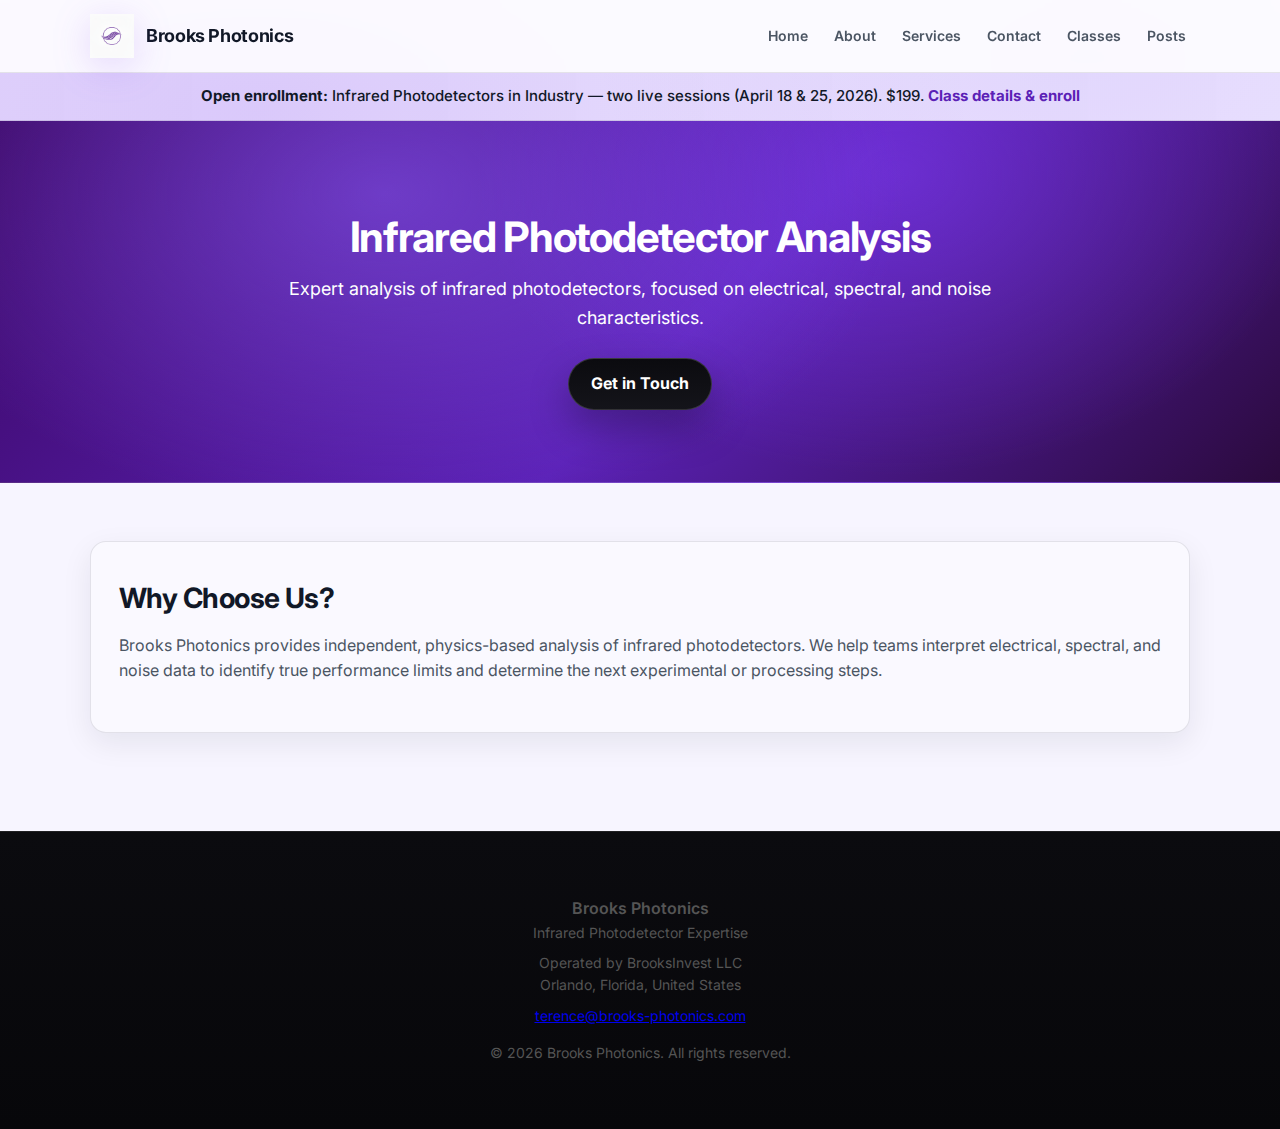
<file: index.html>
<!DOCTYPE html>
<html lang="en">
<head>
  <meta charset="UTF-8">
  <meta name="viewport" content="width=device-width, initial-scale=1.0">
  <title>Brooks Photonics – Infrared Photodetector Expertise</title>
  <link rel="stylesheet" href="assets/css/style.css">
</head>
<body>

<header>
  <div class="container">
    <div class="logo-title">
      <a href="index.html" class="brand" aria-label="Brooks Photonics Home">
        <img src="assets/images/Brooks_Photonics_Logo.png" alt="Brooks Photonics Logo" class="logo">
        <span class="site-title">Brooks Photonics</span>
      </a>
    </div>

    <nav>
      <ul>
        <li><a href="index.html">Home</a></li>
        <li><a href="about.html">About</a></li>
        <li><a href="services.html">Services</a></li>
        <li><a href="contact.html">Contact</a></li>
        <li><a href="class.html">Classes</a></li>
        <li><a href="posts.html">Posts</a></li>
      </ul>
    </nav>

  </div>
</header>

<a href="#main-content" class="skip-link">Skip to main content</a>

<div class="site-banner" role="region" aria-label="Class enrollment">
  <div class="container site-banner-inner open-enrollment-banner">
    <p>
      <strong>Open enrollment:</strong>
      Infrared Photodetectors in Industry — two live sessions (April 18 &amp; 25, 2026). $199.
      <a href="class.html">Class details &amp; enroll</a>
    </p>
  </div>
</div>

<main id="main-content">
<section class="hero">
  <h1>Infrared Photodetector Analysis</h1>
  <p>
    Expert analysis of infrared photodetectors, focused on electrical, spectral, and noise characteristics.
  </p>
  <a href="contact.html" class="button">Get in Touch</a>
</section>

<section>
  <div class="container">
    <h2>Why Choose Us?</h2>

    <p>
      Brooks Photonics provides independent, physics-based analysis of infrared photodetectors.
      We help teams interpret electrical, spectral, and noise data to identify true performance limits
      and determine the next experimental or processing steps.
    </p>

  </div>
</section>

</main>

<footer>

  <div style="text-align:center; font-size:14px; color:#555; line-height:1.6; padding:30px 0;">

    <div style="font-weight:600; font-size:16px;">
      Brooks Photonics
    </div>

    <div>
      Infrared Photodetector Expertise
    </div>

    <div style="margin-top:8px;">
      Operated by BrooksInvest LLC
    </div>

    <div>
      Orlando, Florida, United States
    </div>

    <div style="margin-top:8px;">
      <a href="mailto:contact@brooksphotonics.com">
        terence@brooks-photonics.com
      </a>
    </div>

    <div style="margin-top:15px;">
      &copy; 2026 Brooks Photonics. All rights reserved.
    </div>

  </div>

</footer>

</body>
</html>
</file>
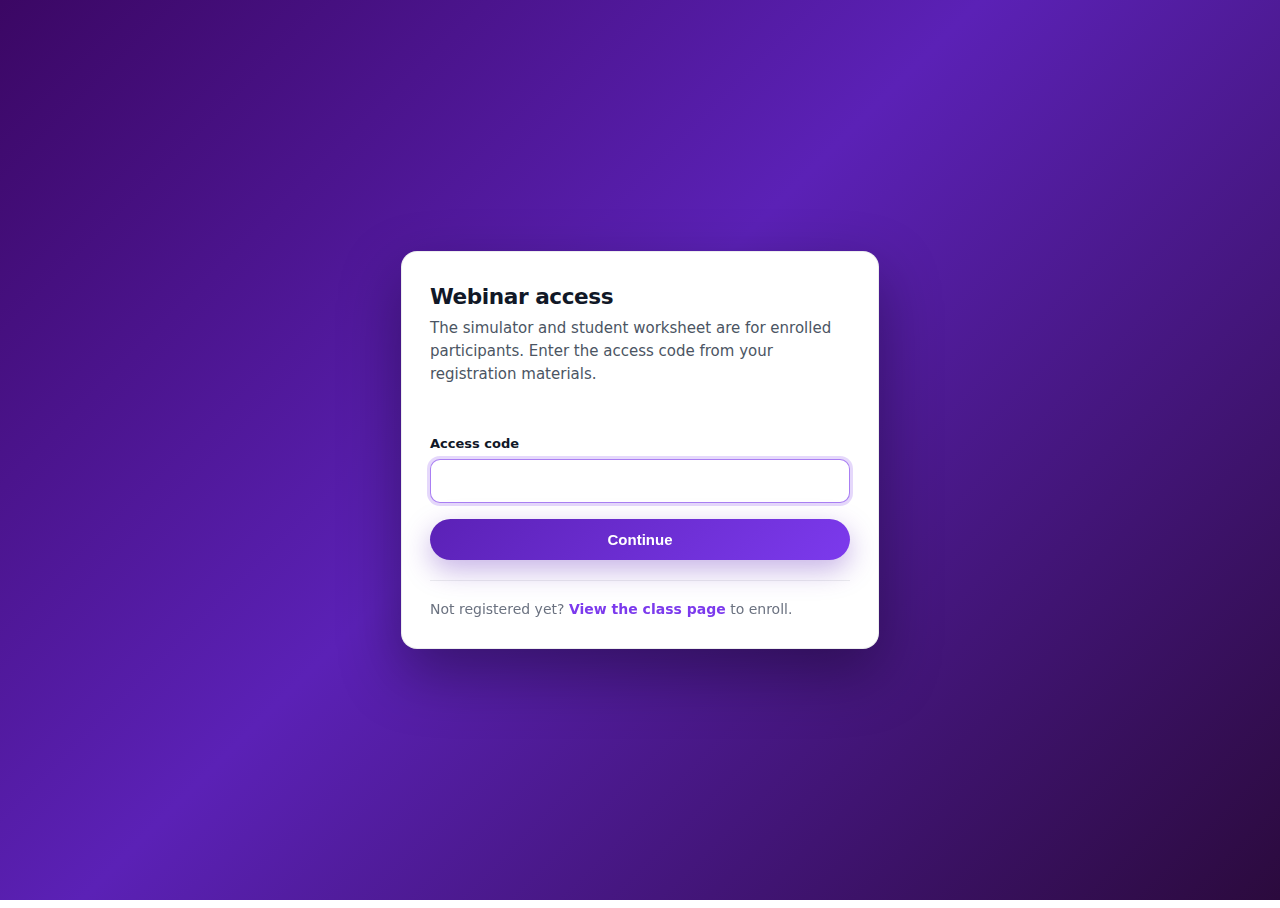
<file: utilities/test-measurement-sim/index.html>
<!doctype html>
<html lang="en">
  <head>
    <meta charset="UTF-8" />
    <meta name="viewport" content="width=device-width, initial-scale=1.0" />
    <title>MCT test-bench simulator | Brooks Photonics</title>
    <link rel="stylesheet" href="../webinar-access.css" />
    <script
      src="../webinar-access.js"
      data-webinar-gate
      data-gate-app-css="./assets/index-RaWInJ7U.css"
      data-gate-app-js="./assets/index-p8Ngi3oG.js"
      data-gate-crossorigin="anonymous"
    ></script>
  </head>
  <body>
    <div id="root"></div>
  </body>
</html>
</file>
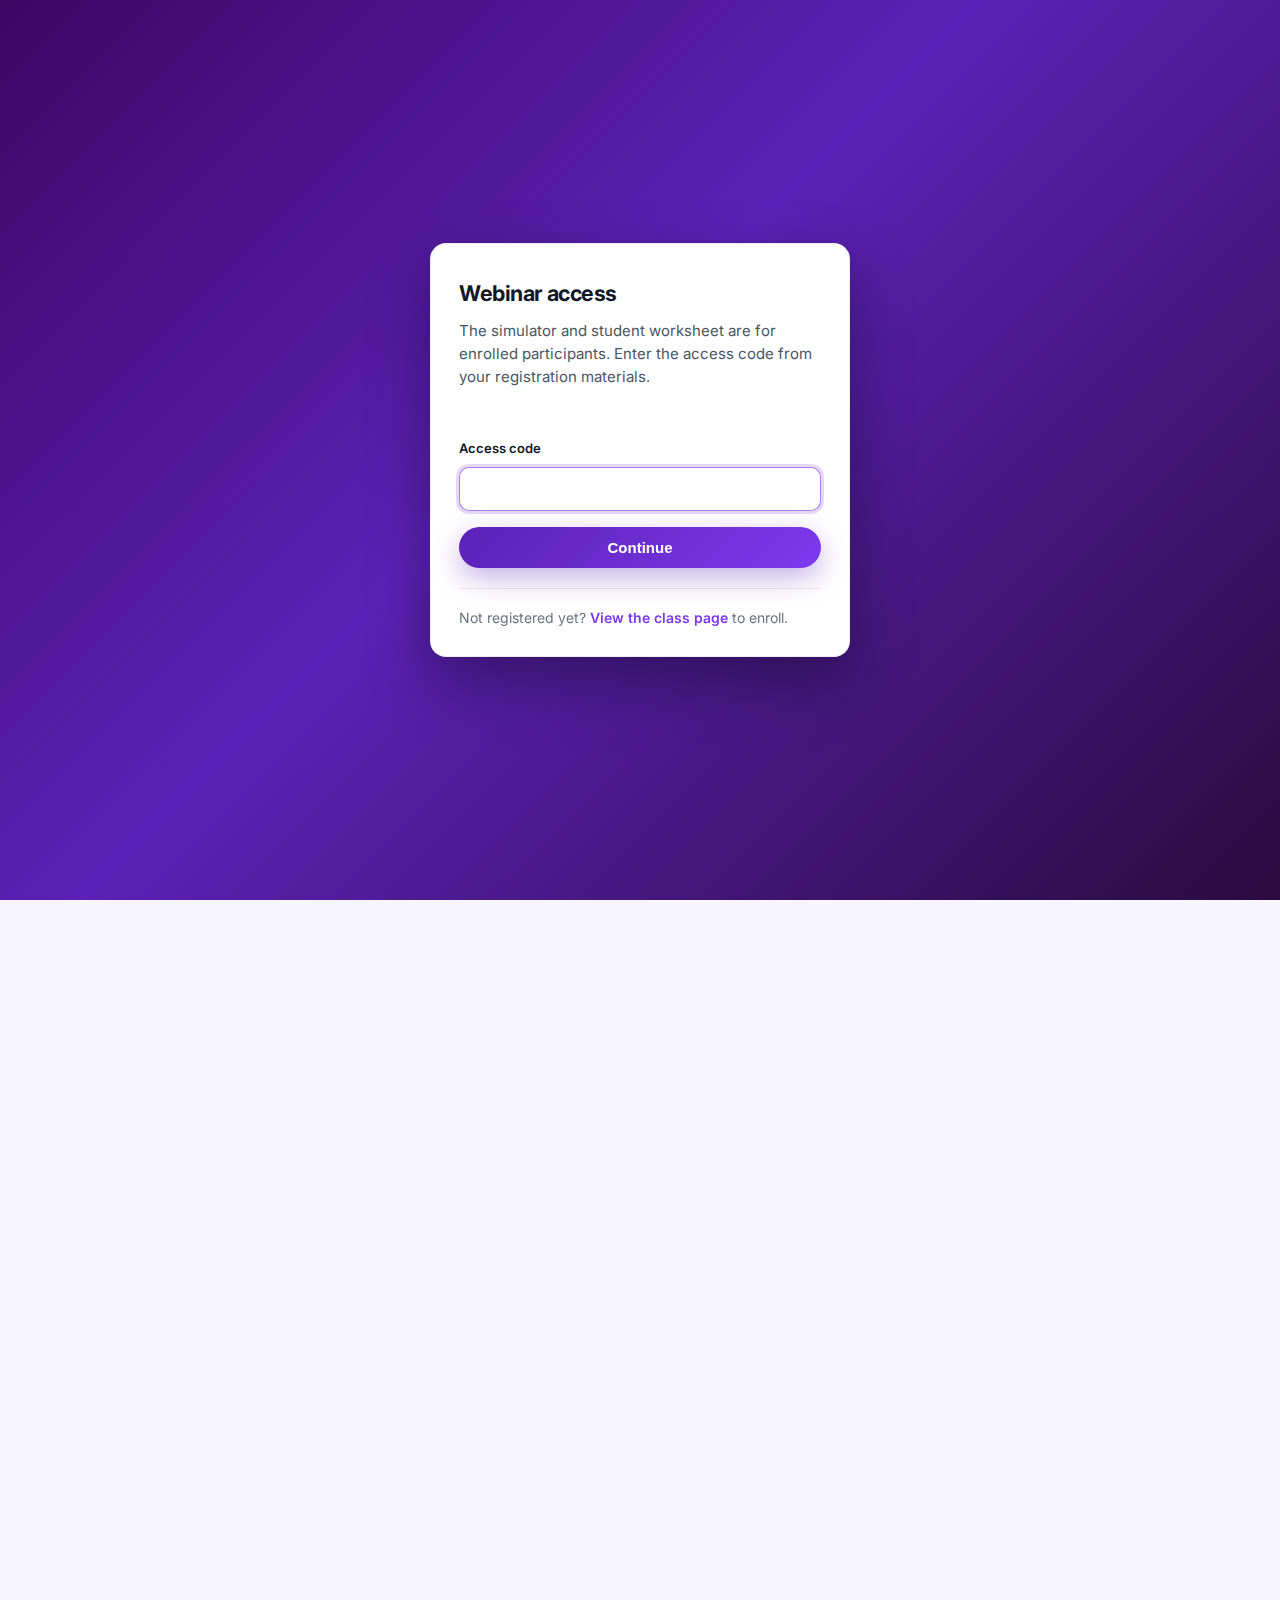
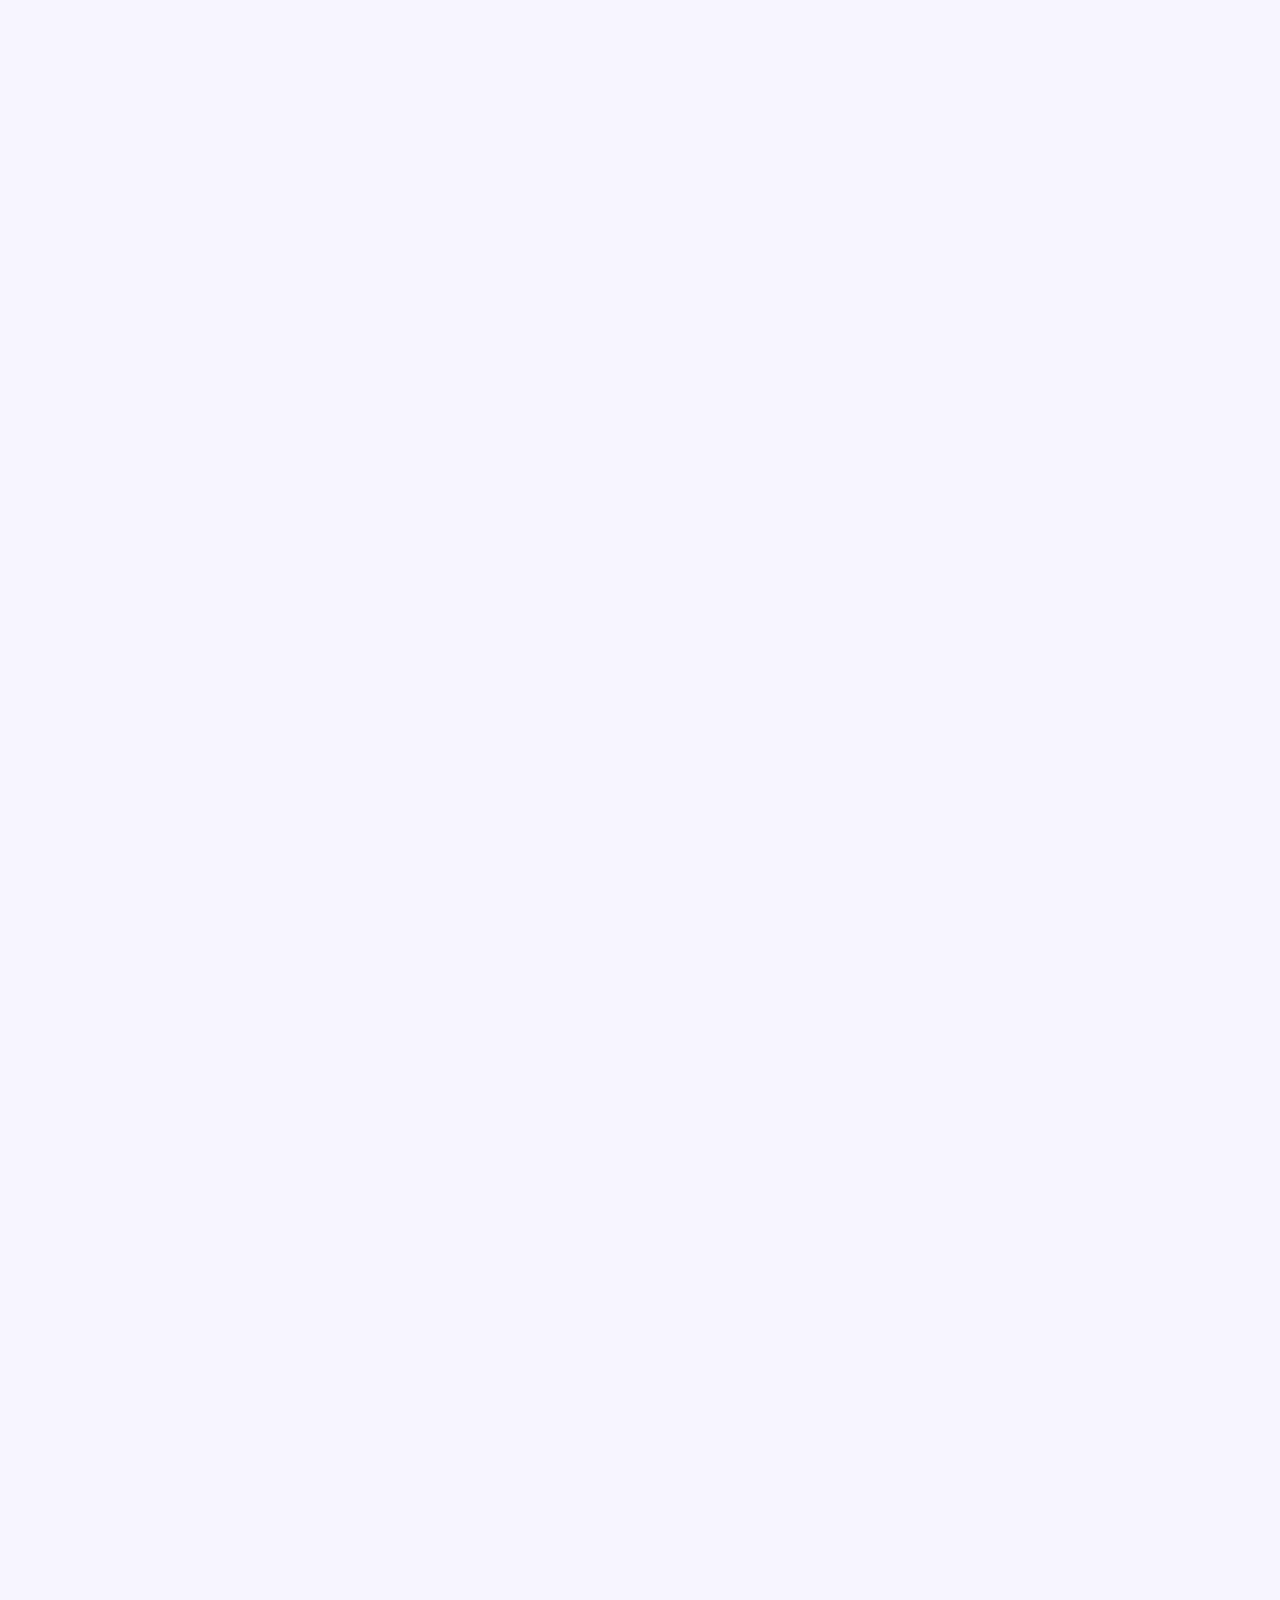
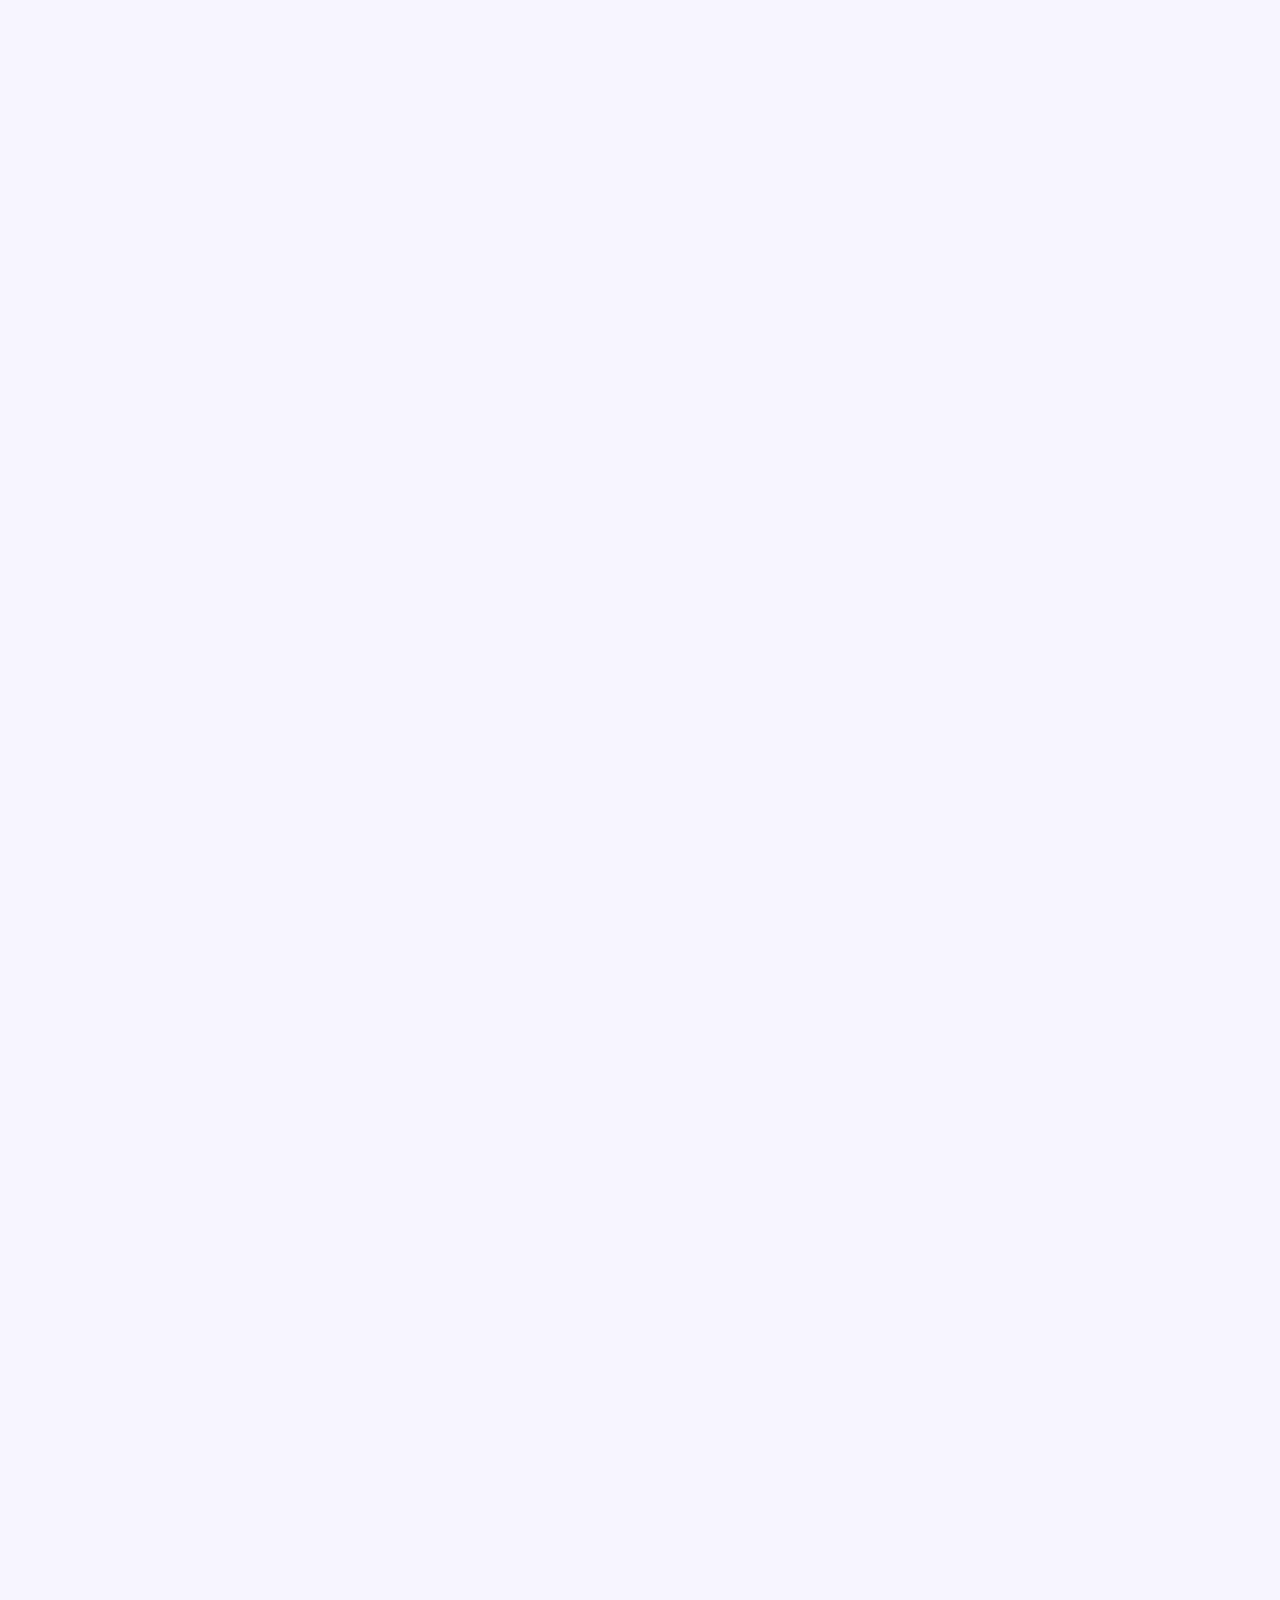
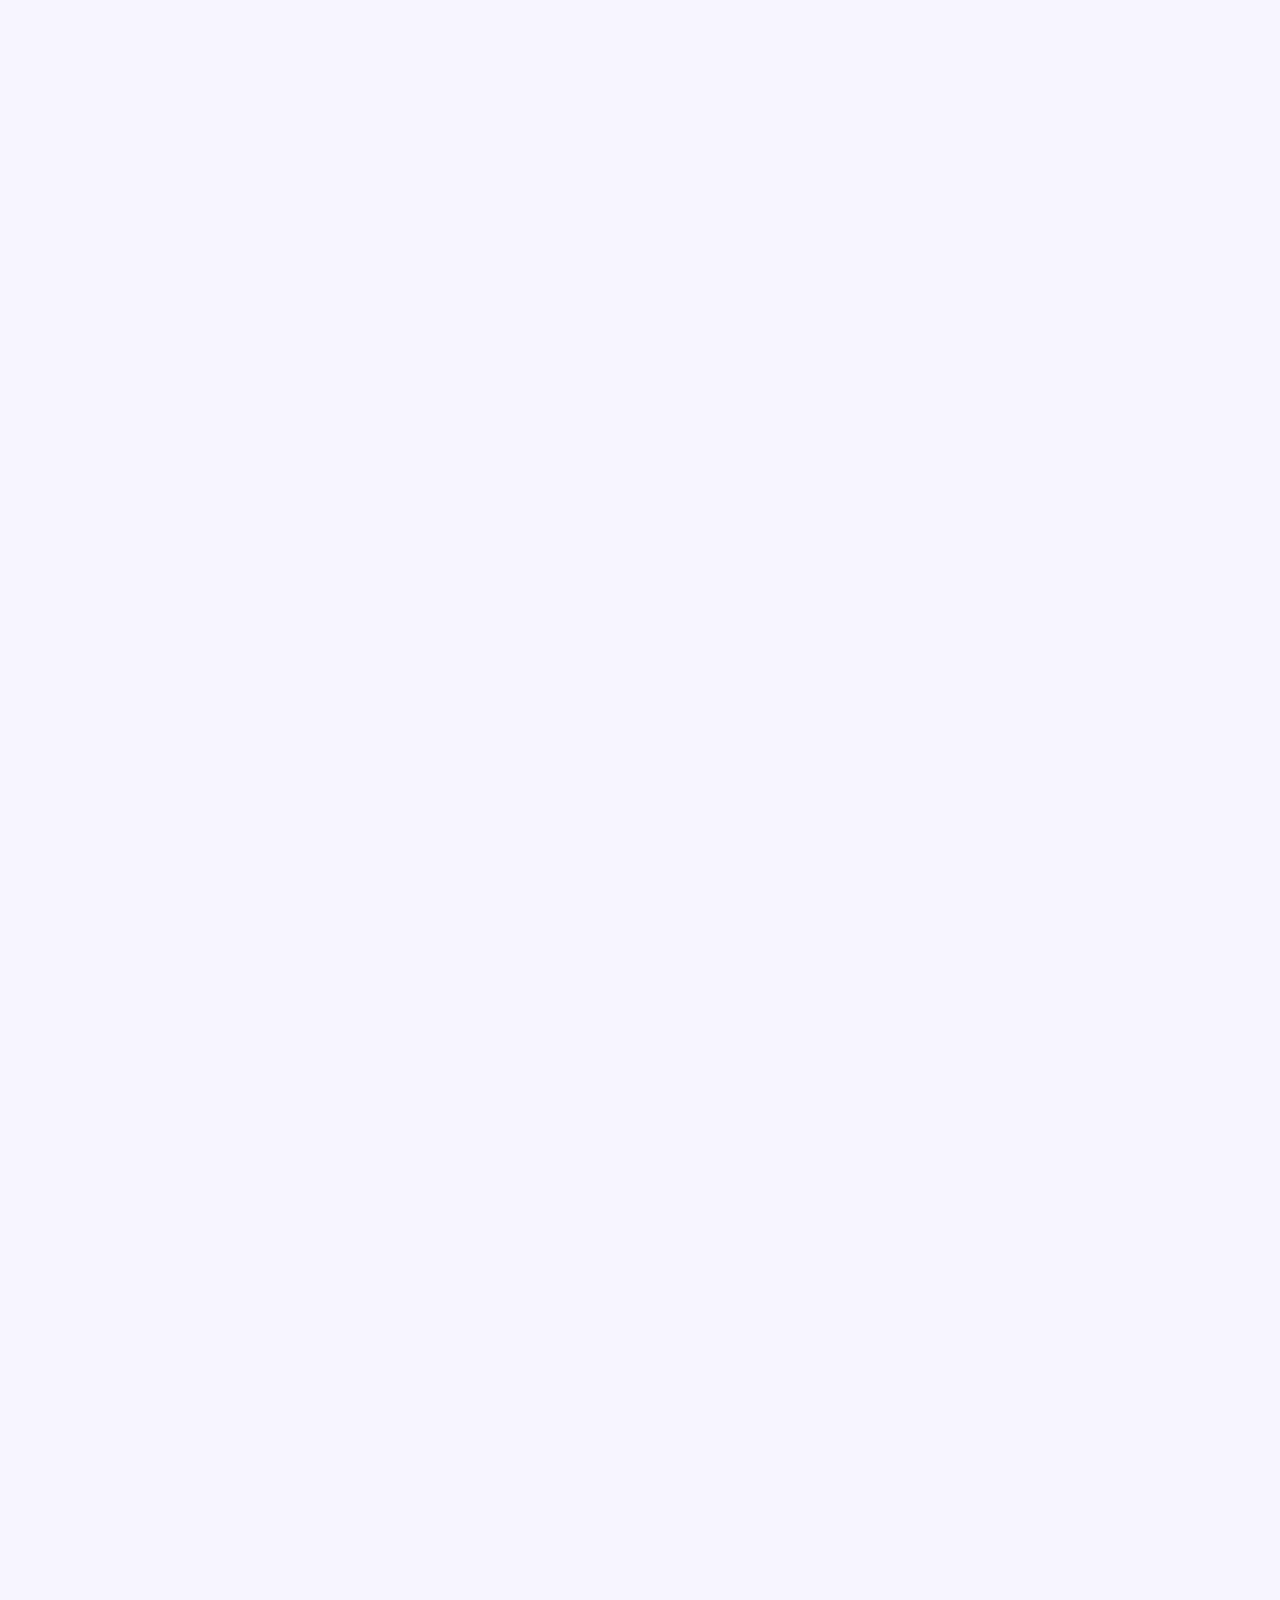
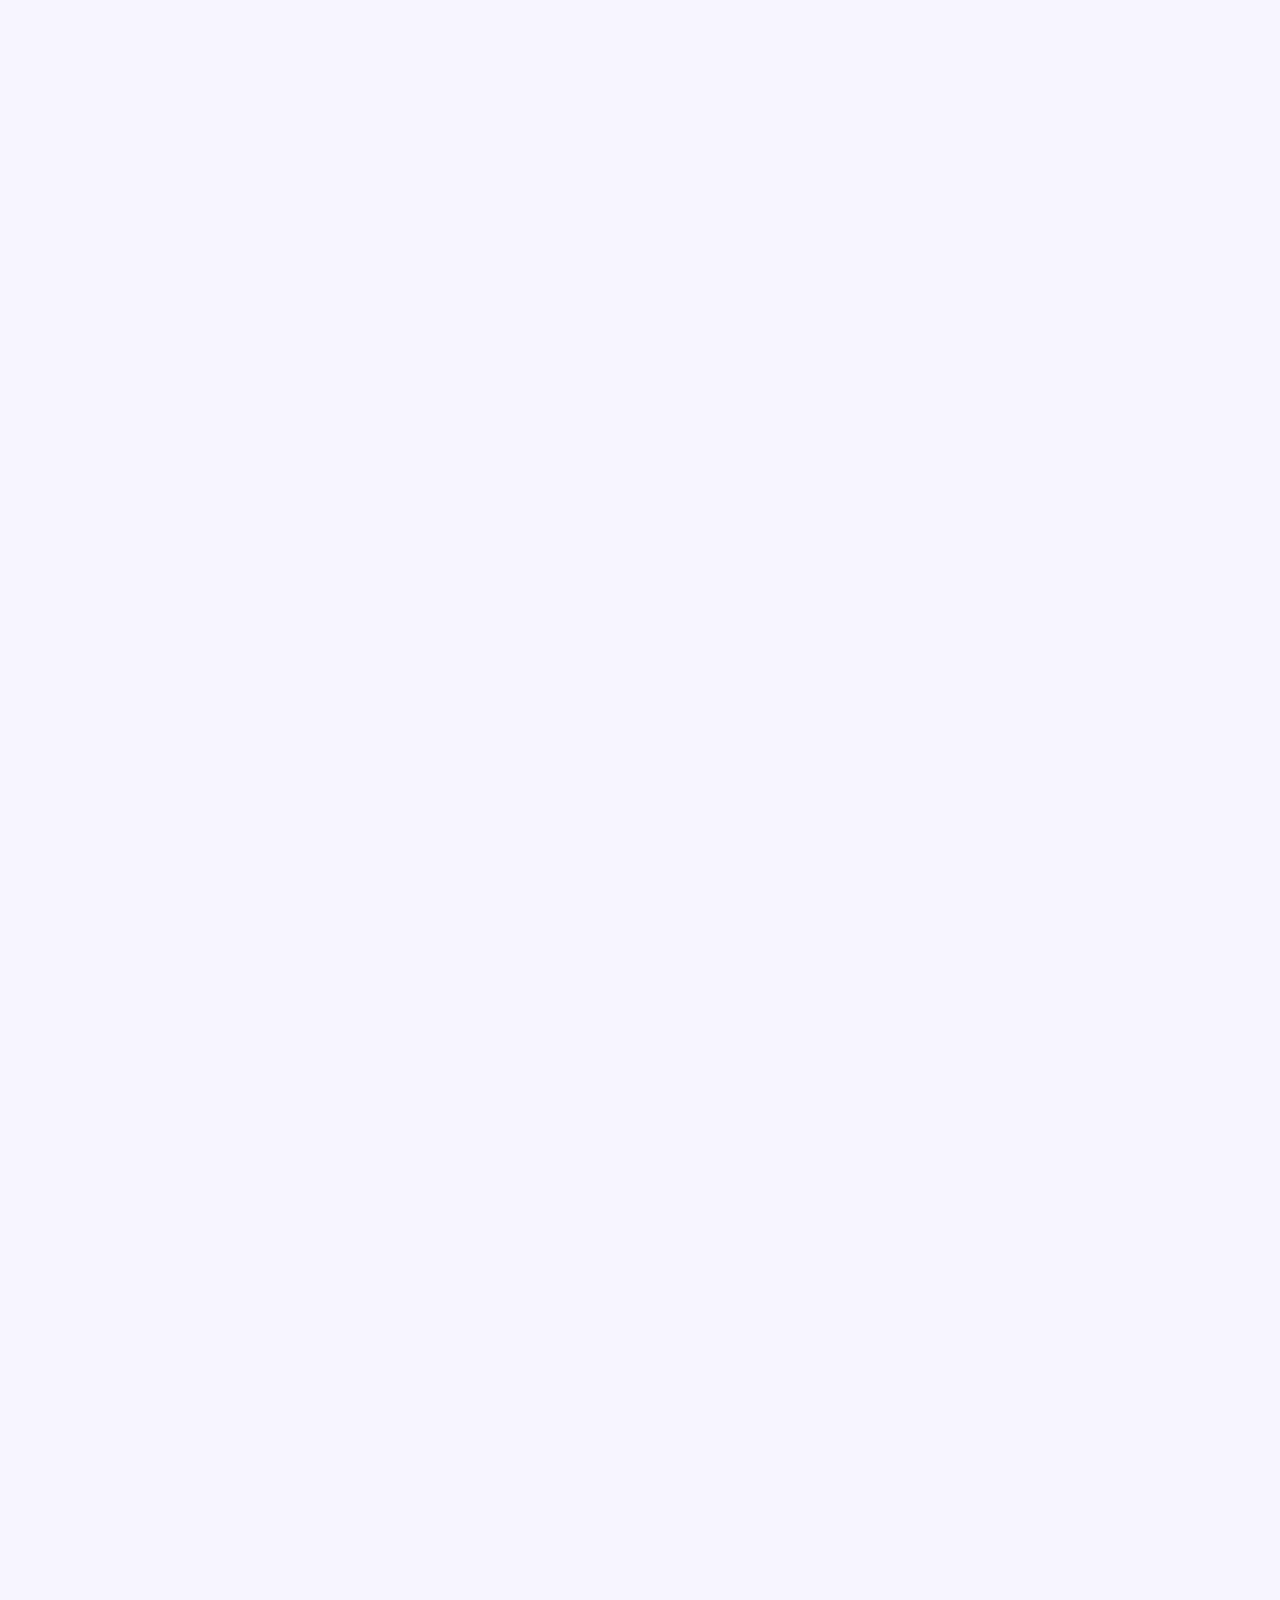
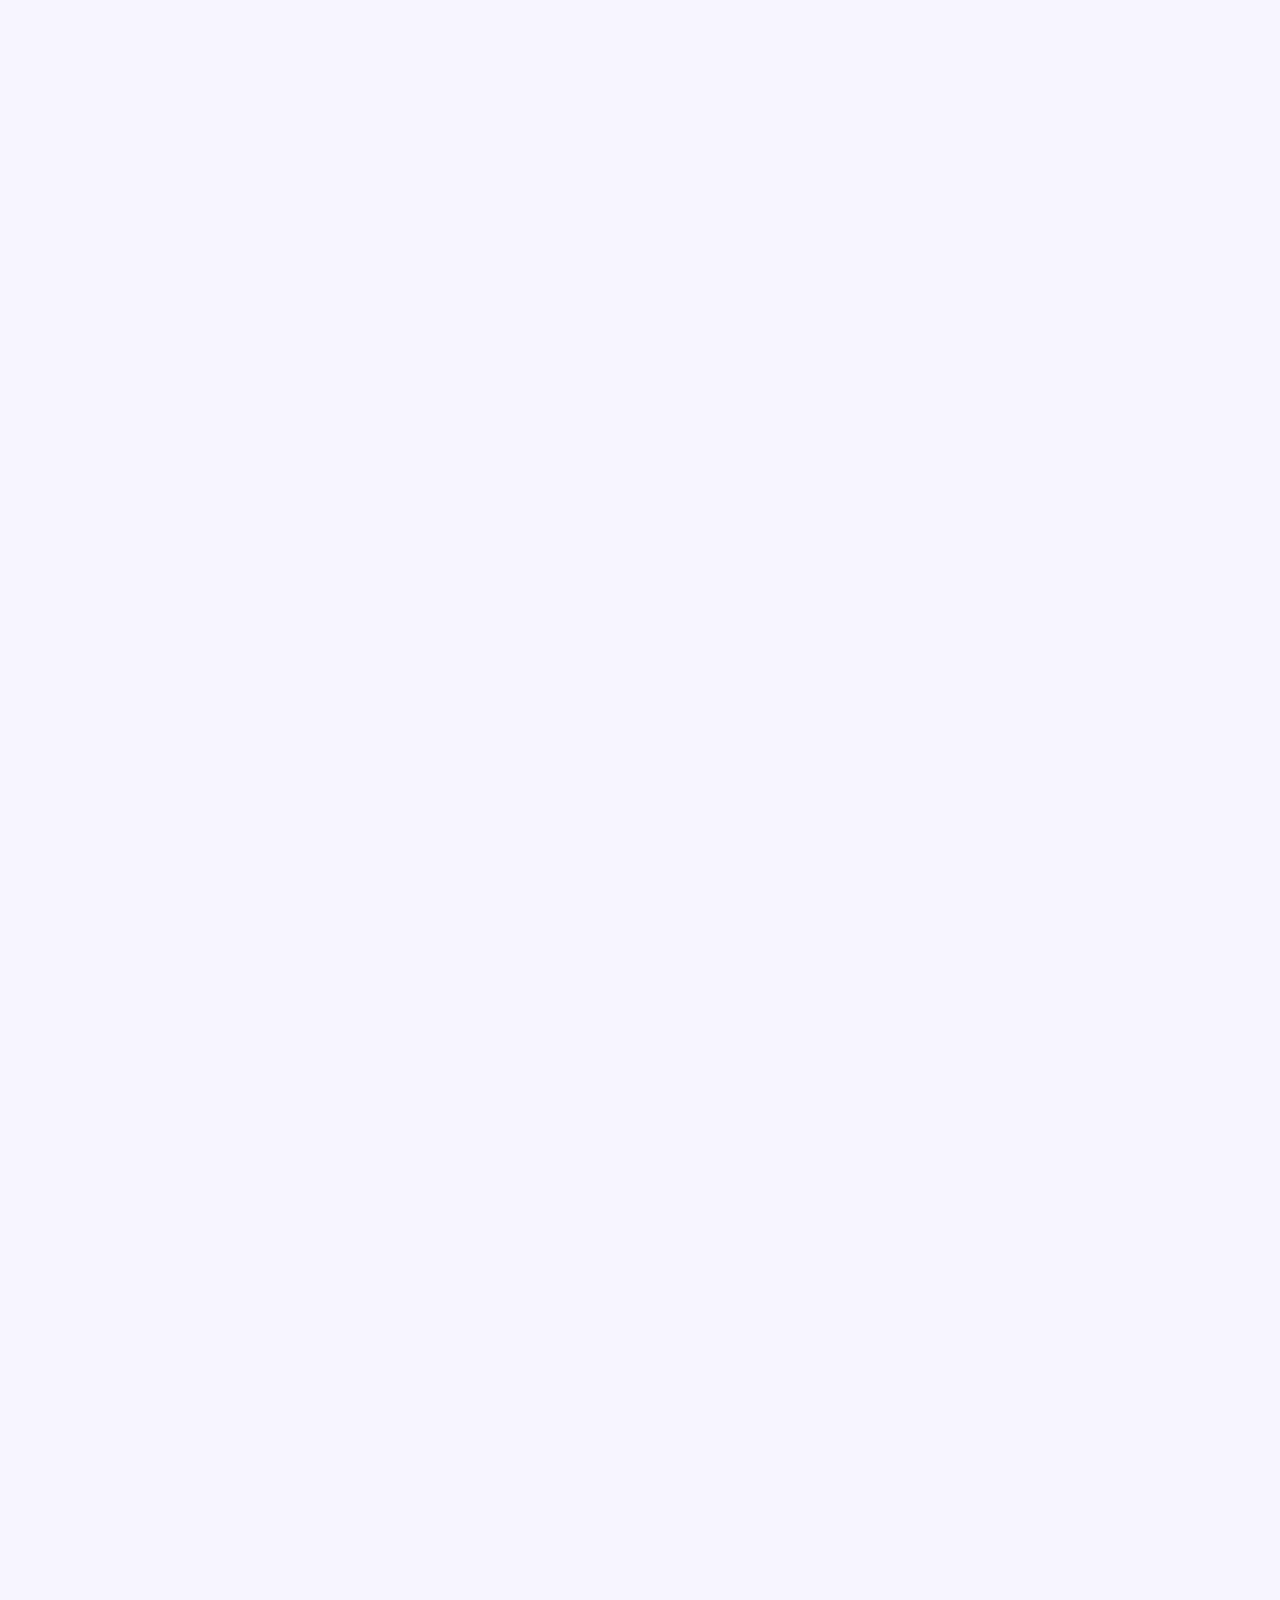
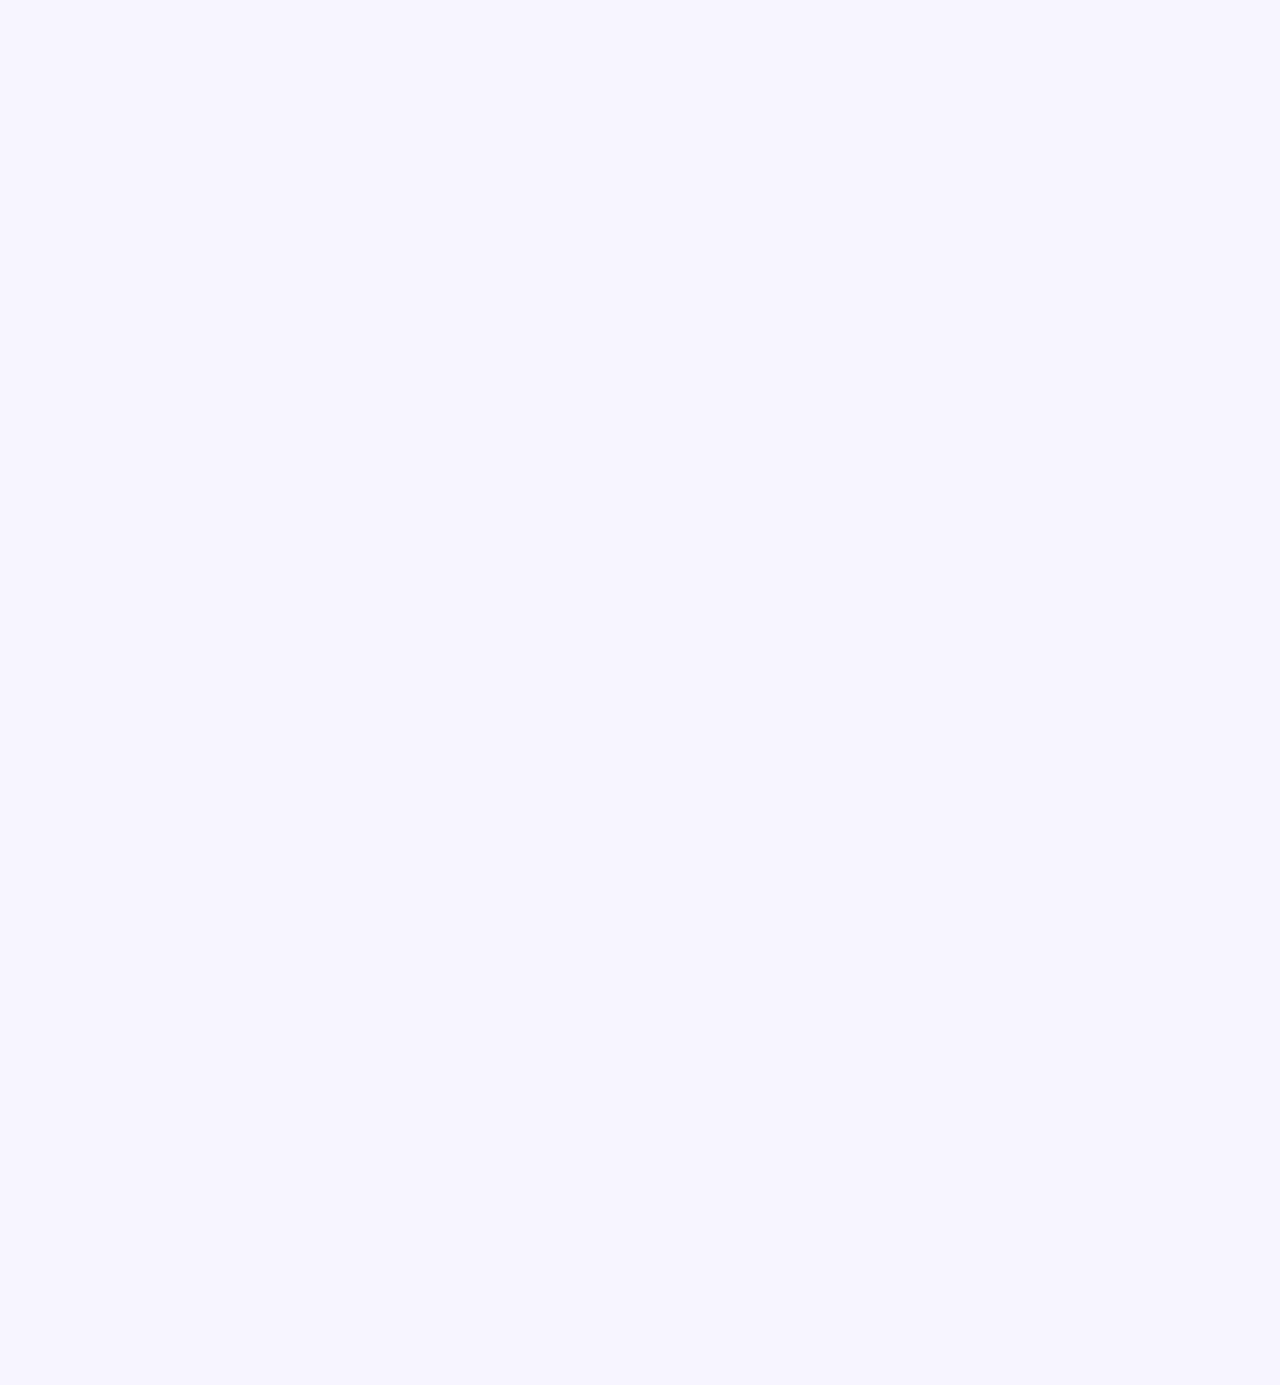
<file: utilities/worksheet/index.html>
<!DOCTYPE html>
<html lang="en">
<head>
  <meta charset="UTF-8">
  <meta name="viewport" content="width=device-width, initial-scale=1.0">
  <title>MCT Photoconductor Webinar — Student Worksheet | Brooks Photonics</title>
  <meta name="description" content="Interactive student worksheet for the MCT photoconductor test-bench webinar. Record simulator measurements and reflections; saves locally in your browser.">
  <link rel="stylesheet" href="../../assets/css/style.css">
  <link rel="stylesheet" href="worksheet.css">
  <link rel="stylesheet" href="../webinar-access.css">
  <script
    src="../webinar-access.js"
    data-webinar-gate
    data-gate-class-href="../../class.html"
  ></script>
</head>
<body class="mct-worksheet-page">
  <a class="skip-link" href="#main-content">Skip to worksheet</a>

  <header>
    <div class="container">
      <div class="logo-title">
        <a href="../../index.html" class="brand" aria-label="Brooks Photonics Home">
          <img src="../../assets/images/Brooks_Photonics_Logo.png" alt="Brooks Photonics Logo" class="logo">
          <span class="site-title">Brooks Photonics</span>
        </a>
      </div>
      <nav aria-label="Primary">
        <ul>
          <li><a href="../../index.html">Home</a></li>
          <li><a href="../../about.html">About</a></li>
          <li><a href="../../services.html">Services</a></li>
          <li><a href="../../contact.html">Contact</a></li>
          <li><a href="../../class.html">Classes</a></li>
          <li><a href="../../utilities.html">Utilities</a></li>
          <li><a href="../../posts.html">Posts</a></li>
        </ul>
      </nav>
    </div>
  </header>

  <main id="main-content">
    <section class="class-page-hero">
      <div class="container">
        <p class="class-page-kicker">Webinar companion</p>
        <h1>Student Worksheet</h1>
        <p class="class-page-lead">MCT photoconductor test-bench simulator — practical exercises. Open the <a href="../test-measurement-sim/index.html" style="color:#fff;font-weight:700;">simulator</a> in another tab while you work.</p>
      </div>
    </section>

    <section style="padding-top: 32px;">
      <div class="container" style="background: transparent; border: none; box-shadow: none;">
        <div class="worksheet-shell">
          <div class="worksheet-toolbar" aria-label="Worksheet actions">
            <p class="toolbar-label">Worksheet</p>
            <button type="button" class="primary" id="btn-print-worksheet">Print / Save as PDF</button>
            <button type="button" id="btn-download-json">Download responses (JSON)</button>
            <button type="button" id="btn-reset-worksheet">Reset worksheet…</button>
            <p class="worksheet-save-hint" id="worksheet-save-hint">Your entries save automatically in this browser.</p>
          </div>

          <nav class="worksheet-toc" aria-label="Table of contents">
            <h2>Contents</h2>
            <ol>
              <li><a href="#sec-1">Simulator Orientation</a></li>
              <li><a href="#sec-2">Dark Resistance Extraction</a></li>
              <li><a href="#sec-3">Temperature Dependence</a></li>
              <li><a href="#sec-4">Steady-State Photocurrent Extraction</a></li>
              <li><a href="#sec-5">Normalized Response vs Bias</a></li>
              <li><a href="#sec-6">Chopping and the Spectrum</a></li>
              <li><a href="#sec-7">Grounding and Hum</a></li>
              <li><a href="#sec-8">Signal Quality vs Bias</a></li>
              <li><a href="#sec-9">Preamp Interpretation</a></li>
              <li><a href="#sec-10">Oscilloscope &amp; RMS</a></li>
              <li><a href="#sec-11">Absolute Voltage Responsivity</a></li>
              <li><a href="#sec-12">Final Reflection</a></li>
            </ol>
          </nav>

          <form id="worksheet-form" class="worksheet-form" autocomplete="off">
            <div class="worksheet-header-card">
              <p class="worksheet-kicker">MCT Photoconductor Webinar Worksheet · Student Copy</p>
              <h1 class="worksheet-title">MCT Photoconductor Test &amp; Measurement Worksheet</h1>
              <p class="worksheet-subtitle">Practical webinar exercises using the toy test-bench simulator.</p>

              <div class="worksheet-meta-row">
                <div>
                  <label class="field-label" for="student_name">Name</label>
                  <input type="text" id="student_name" name="student_name">
                </div>
                <div>
                  <label class="field-label" for="worksheet_date">Date</label>
                  <input type="text" id="worksheet_date" name="worksheet_date" placeholder="e.g. 2026-04-05">
                </div>
              </div>

              <div class="worksheet-instructions">
                <strong>Instructions</strong>
                <ul>
                  <li>Record values directly from the simulator during the presentation.</li>
                  <li>Show units clearly.</li>
                  <li>Use the worksheet to compare dark behavior, illuminated behavior, spectral features, and responsivity.</li>
                  <li>Unless stated otherwise, assume the simulator settings are held fixed except for the quantity being changed.</li>
                </ul>
              </div>

              <p class="worksheet-sim-link"><a href="../test-measurement-sim/index.html" target="_blank" rel="noopener noreferrer">Open test-bench simulator (new tab)</a></p>
            </div>

            <!-- 1 -->
            <section class="worksheet-section" id="sec-1" aria-labelledby="h-sec-1">
              <h2 id="h-sec-1">1. Simulator Orientation</h2>
              <p class="worksheet-goal"><strong>Goal:</strong> Identify what the simulator measures and what you can control.</p>

              <p class="block-label"><strong>Main controls observed:</strong></p>
              <ul class="worksheet-list">
                <li>Bias voltage</li>
                <li>Temperature</li>
                <li>BB cover open / closed</li>
                <li>Chopper on / off</li>
                <li>Chopper frequency</li>
                <li>Grounded / ungrounded</li>
                <li>Preamp on / off</li>
                <li>Preamp gain</li>
              </ul>
              <label class="field-label" for="s1_controls_notes">Your notes (optional)</label>
              <textarea class="textarea-short" id="s1_controls_notes" name="s1_controls_notes" rows="3"></textarea>

              <p class="block-label"><strong>Main instrument views:</strong></p>
              <ul class="worksheet-list">
                <li>Spectrum Analyzer</li>
                <li>Oscilloscope</li>
                <li>I–V Characteristics</li>
              </ul>
              <label class="field-label" for="s1_instruments_notes">Your notes (optional)</label>
              <textarea class="textarea-short" id="s1_instruments_notes" name="s1_instruments_notes" rows="3"></textarea>

              <p class="prompt"><strong>Question:</strong> In one sentence, what is the difference between this toy simulator and a full transport solver?</p>
              <label class="field-label" for="s1_q_difference">Your answer</label>
              <textarea class="textarea-tall" id="s1_q_difference" name="s1_q_difference" rows="4"></textarea>
            </section>

            <!-- 2 -->
            <section class="worksheet-section" id="sec-2" aria-labelledby="h-sec-2">
              <h2 id="h-sec-2">2. Dark Resistance Extraction</h2>
              <p class="formula" role="math" aria-label="R dark equals V over I"><em>R</em><sub>dark</sub> = <em>V</em> / <em>I</em></p>
              <p class="prompt"><strong>Exercise:</strong> With the detector covered, record dark current (mA) at three bias points and compute dark resistance.</p>

              <div class="table-wrap">
                <table class="worksheet-table">
                  <thead>
                    <tr>
                      <th scope="col">Bias <em>V</em></th>
                      <th scope="col">Dark Current <em>I</em> (mA)</th>
                      <th scope="col">Calculation <em>R</em> = <em>V</em> / <em>I</em></th>
                      <th scope="col">Dark Resistance (Ω)</th>
                    </tr>
                  </thead>
                  <tbody>
                    <tr>
                      <th scope="row" class="row-label">0.5 V</th>
                      <td><input type="text" name="s2_05_i" aria-label="0.5 V dark current"></td>
                      <td><input type="text" name="s2_05_calc" aria-label="0.5 V calculation"></td>
                      <td><input type="text" name="s2_05_r" aria-label="0.5 V dark resistance"></td>
                    </tr>
                    <tr>
                      <th scope="row" class="row-label">1.0 V</th>
                      <td><input type="text" name="s2_10_i" aria-label="1.0 V dark current"></td>
                      <td><input type="text" name="s2_10_calc" aria-label="1.0 V calculation"></td>
                      <td><input type="text" name="s2_10_r" aria-label="1.0 V dark resistance"></td>
                    </tr>
                    <tr>
                      <th scope="row" class="row-label">1.5 V</th>
                      <td><input type="text" name="s2_15_i" aria-label="1.5 V dark current"></td>
                      <td><input type="text" name="s2_15_calc" aria-label="1.5 V calculation"></td>
                      <td><input type="text" name="s2_15_r" aria-label="1.5 V dark resistance"></td>
                    </tr>
                  </tbody>
                </table>
              </div>

              <fieldset class="worksheet-fieldset">
                <legend>Does the detector appear approximately ohmic over this bias range?</legend>
                <div class="radio-row">
                  <label><input type="radio" name="s2_ohmic" value="Yes"> Yes</label>
                  <label><input type="radio" name="s2_ohmic" value="No"> No</label>
                </div>
              </fieldset>

              <p class="prompt"><strong>Why?</strong></p>
              <label class="field-label" for="s2_why">Your answer</label>
              <textarea class="textarea-tall" id="s2_why" name="s2_why" rows="4"></textarea>
            </section>

            <!-- 3 -->
            <section class="worksheet-section" id="sec-3" aria-labelledby="h-sec-3">
              <h2 id="h-sec-3">3. Temperature Dependence of Dark Behavior</h2>
              <p class="prompt"><strong>Exercise:</strong> Compare dark resistance at room temperature and at 77 K.</p>
              <div class="table-wrap">
                <table class="worksheet-table">
                  <thead>
                    <tr>
                      <th scope="col">Condition</th>
                      <th scope="col">Measured Resistance (Ω)</th>
                      <th scope="col">Notes</th>
                    </tr>
                  </thead>
                  <tbody>
                    <tr>
                      <th scope="row" class="row-label">Room Temperature (~298 K)</th>
                      <td><input type="text" name="s3_room_r" aria-label="Room temperature resistance"></td>
                      <td><input type="text" name="s3_room_notes" aria-label="Room temperature notes"></td>
                    </tr>
                    <tr>
                      <th scope="row" class="row-label">77 K</th>
                      <td><input type="text" name="s3_77_r" aria-label="77 K resistance"></td>
                      <td><input type="text" name="s3_77_notes" aria-label="77 K notes"></td>
                    </tr>
                  </tbody>
                </table>
              </div>
              <p class="prompt"><strong>Question:</strong> How does the dark resistance change with temperature in the simulator?</p>
              <label class="field-label" for="s3_q_temp">Your answer</label>
              <textarea class="textarea-tall" id="s3_q_temp" name="s3_q_temp" rows="4"></textarea>
            </section>

            <!-- 4 -->
            <section class="worksheet-section" id="sec-4" aria-labelledby="h-sec-4">
              <h2 id="h-sec-4">4. Steady-State Photocurrent Extraction</h2>
              <p class="worksheet-goal"><strong>Goal:</strong> Isolate the optical contribution in the current-domain readout before moving to chopped AC behavior.</p>
              <p class="prompt"><strong>Setup for this section:</strong> Chopper off, grounded on, preamp off. Use the simulator current readout. Do not use the oscilloscope for this section.</p>
              <p class="prompt"><strong>Units for this section:</strong> Enter dark and total current in mA, and photocurrent in µA.</p>
              <p class="prompt"><strong>Exercise:</strong> At each bias, record dark current with BB cover closed. Then open the BB cover and record photocurrent and total current.</p>
              <div class="table-wrap">
                <table class="worksheet-table">
                  <thead>
                    <tr>
                      <th scope="col">Bias</th>
                      <th scope="col">Dark Current (mA)</th>
                      <th scope="col">Photocurrent (µA)</th>
                      <th scope="col">Total Current (mA)</th>
                    </tr>
                  </thead>
                  <tbody>
                    <tr>
                      <th scope="row" class="row-label">0.5 V</th>
                      <td><input type="text" name="s4_05_dark" aria-label="0.5 V dark current"></td>
                      <td><input type="text" name="s4_05_photo" aria-label="0.5 V photocurrent"></td>
                      <td><input type="text" name="s4_05_total" aria-label="0.5 V total current"></td>
                    </tr>
                    <tr>
                      <th scope="row" class="row-label">1.0 V</th>
                      <td><input type="text" name="s4_10_dark" aria-label="1.0 V dark current"></td>
                      <td><input type="text" name="s4_10_photo" aria-label="1.0 V photocurrent"></td>
                      <td><input type="text" name="s4_10_total" aria-label="1.0 V total current"></td>
                    </tr>
                    <tr>
                      <th scope="row" class="row-label">1.5 V</th>
                      <td><input type="text" name="s4_15_dark" aria-label="1.5 V dark current"></td>
                      <td><input type="text" name="s4_15_photo" aria-label="1.5 V photocurrent"></td>
                      <td><input type="text" name="s4_15_total" aria-label="1.5 V total current"></td>
                    </tr>
                  </tbody>
                </table>
              </div>
              <p class="formula" role="math" aria-label="Total current equals dark current plus photocurrent"><em>I</em><sub>total</sub> = <em>I</em><sub>dark</sub> + <em>I</em><sub>photo</sub></p>
              <p class="prompt"><strong>Question:</strong> Why is the current-domain readout the correct place for this steady-state comparison, while the oscilloscope is not?</p>
              <label class="field-label" for="s4_q_compare">Your answer</label>
              <textarea class="textarea-tall" id="s4_q_compare" name="s4_q_compare" rows="4"></textarea>
            </section>

            <!-- 5 -->
            <section class="worksheet-section" id="sec-5" aria-labelledby="h-sec-5">
              <h2 id="h-sec-5">5. Normalized Response Versus Bias</h2>
              <p class="prompt"><strong>Exercise:</strong> Use either photovoltage or photocurrent to compute a normalized response.</p>
              <p class="prompt"><strong>Units note:</strong> Keep one consistent unit set within each table (for example V or µV for photovoltage; mA or µA for photocurrent).</p>
              <p class="formula">If photovoltage is used:<br>
                Norm. Response = <em>V</em><sub>ph</sub>(<em>V</em>) / <em>V</em><sub>ph</sub>(0.5 V)</p>
              <p class="formula">If photocurrent is used:<br>
                Norm. Response = <em>I</em><sub>ph</sub>(<em>V</em>) / <em>I</em><sub>ph</sub>(0.5 V)</p>

              <p class="subhead">A. Using Photovoltage</p>
              <div class="table-wrap">
                <table class="worksheet-table">
                  <thead>
                    <tr>
                      <th scope="col">Bias</th>
                      <th scope="col">Photovoltage (your chosen unit)</th>
                      <th scope="col">Normalized Response</th>
                    </tr>
                  </thead>
                  <tbody>
                    <tr>
                      <th scope="row" class="row-label">0.5 V</th>
                      <td><input type="text" name="s5a_05_v" placeholder="baseline" aria-label="Photovoltage at 0.5 V"></td>
                      <td><input type="text" name="s5a_05_norm" placeholder="1.00" aria-label="Normalized response at 0.5 V"></td>
                    </tr>
                    <tr>
                      <th scope="row" class="row-label">1.0 V</th>
                      <td><input type="text" name="s5a_10_v" aria-label="Photovoltage at 1.0 V"></td>
                      <td><input type="text" name="s5a_10_norm" aria-label="Normalized response at 1.0 V"></td>
                    </tr>
                    <tr>
                      <th scope="row" class="row-label">1.5 V</th>
                      <td><input type="text" name="s5a_15_v" aria-label="Photovoltage at 1.5 V"></td>
                      <td><input type="text" name="s5a_15_norm" aria-label="Normalized response at 1.5 V"></td>
                    </tr>
                  </tbody>
                </table>
              </div>

              <p class="subhead">B. Using Photocurrent</p>
              <div class="table-wrap">
                <table class="worksheet-table">
                  <thead>
                    <tr>
                      <th scope="col">Bias</th>
                      <th scope="col">Photocurrent (your chosen unit)</th>
                      <th scope="col">Normalized Response</th>
                    </tr>
                  </thead>
                  <tbody>
                    <tr>
                      <th scope="row" class="row-label">0.5 V</th>
                      <td><input type="text" name="s5b_05_i" aria-label="Photocurrent at 0.5 V"></td>
                      <td><input type="text" name="s5b_05_norm" placeholder="1.00" aria-label="Normalized response at 0.5 V"></td>
                    </tr>
                    <tr>
                      <th scope="row" class="row-label">1.0 V</th>
                      <td><input type="text" name="s5b_10_i" aria-label="Photocurrent at 1.0 V"></td>
                      <td><input type="text" name="s5b_10_norm" aria-label="Normalized response at 1.0 V"></td>
                    </tr>
                    <tr>
                      <th scope="row" class="row-label">1.5 V</th>
                      <td><input type="text" name="s5b_15_i" aria-label="Photocurrent at 1.5 V"></td>
                      <td><input type="text" name="s5b_15_norm" aria-label="Normalized response at 1.5 V"></td>
                    </tr>
                  </tbody>
                </table>
              </div>

              <p class="prompt"><strong>Question:</strong> What does the normalized response trend tell you about the effect of bias on detector output?</p>
              <label class="field-label" for="s5_q_trend">Your answer</label>
              <textarea class="textarea-tall" id="s5_q_trend" name="s5_q_trend" rows="4"></textarea>
            </section>

            <!-- 6 -->
            <section class="worksheet-section" id="sec-6" aria-labelledby="h-sec-6">
              <h2 id="h-sec-6">6. Chopping and the Spectrum</h2>
              <p class="prompt"><strong>Exercise:</strong> Turn the chopper on and observe the Spectrum Analyzer.</p>
              <p class="block-label"><strong>Record observations</strong></p>
              <ul class="worksheet-list">
                <li>
                  <label class="field-label" for="s6_chopper_hz">Chopper frequency used (Hz)</label>
                  <input type="text" id="s6_chopper_hz" name="s6_chopper_hz">
                </li>
                <li>
                  <fieldset class="worksheet-fieldset" style="margin-top:12px;">
                    <legend>Was a visible peak present at that frequency?</legend>
                    <div class="radio-row">
                      <label><input type="radio" name="s6_peak" value="Yes"> Yes</label>
                      <label><input type="radio" name="s6_peak" value="No"> No</label>
                    </div>
                  </fieldset>
                </li>
              </ul>
              <p class="prompt"><strong>Question:</strong> Why does chopping help isolate the optical signal?</p>
              <label class="field-label" for="s6_q_chop">Your answer</label>
              <textarea class="textarea-tall" id="s6_q_chop" name="s6_q_chop" rows="4"></textarea>
            </section>

            <!-- 7 -->
            <section class="worksheet-section" id="sec-7" aria-labelledby="h-sec-7">
              <h2 id="h-sec-7">7. Grounding and Hum Contamination</h2>
              <p class="prompt"><strong>Exercise:</strong> Compare grounded and ungrounded operation in the Spectrum Analyzer.</p>
              <div class="table-wrap">
                <table class="worksheet-table">
                  <thead>
                    <tr>
                      <th scope="col">Feature</th>
                      <th scope="col">Grounded</th>
                      <th scope="col">Ungrounded</th>
                    </tr>
                  </thead>
                  <tbody>
                    <tr>
                      <th scope="row" class="row-label">60 Hz peak visible?</th>
                      <td><input type="text" name="s7_g_60" aria-label="60 Hz grounded"></td>
                      <td><input type="text" name="s7_u_60" aria-label="60 Hz ungrounded"></td>
                    </tr>
                    <tr>
                      <th scope="row" class="row-label">120 Hz peak visible?</th>
                      <td><input type="text" name="s7_g_120" aria-label="120 Hz grounded"></td>
                      <td><input type="text" name="s7_u_120" aria-label="120 Hz ungrounded"></td>
                    </tr>
                    <tr>
                      <th scope="row" class="row-label">Chopper peak easier to interpret?</th>
                      <td><input type="text" name="s7_g_chop" aria-label="Chopper peak grounded"></td>
                      <td><input type="text" name="s7_u_chop" aria-label="Chopper peak ungrounded"></td>
                    </tr>
                  </tbody>
                </table>
              </div>
              <p class="prompt"><strong>Question:</strong> Why is grounding part of measurement quality, not just a setup detail?</p>
              <label class="field-label" for="s7_q_ground">Your answer</label>
              <textarea class="textarea-tall" id="s7_q_ground" name="s7_q_ground" rows="4"></textarea>
            </section>

            <!-- 8 -->
            <section class="worksheet-section" id="sec-8" aria-labelledby="h-sec-8">
              <h2 id="h-sec-8">8. Signal Quality Versus Bias</h2>
              <p class="prompt"><strong>Exercise:</strong> For each bias point, compare the chopper peak with the nearby noise floor in the spectrum view.</p>
              <div class="table-wrap">
                <table class="worksheet-table">
                  <thead>
                    <tr>
                      <th scope="col">Bias</th>
                      <th scope="col">Peak Height (nV/√Hz)</th>
                      <th scope="col">Nearby Floor (nV/√Hz)</th>
                      <th scope="col">Better / Worse / Same</th>
                    </tr>
                  </thead>
                  <tbody>
                    <tr>
                      <th scope="row" class="row-label">0.5 V</th>
                      <td><input type="text" name="s8_05_peak" aria-label="0.5 V peak"></td>
                      <td><input type="text" name="s8_05_floor" aria-label="0.5 V floor"></td>
                      <td><input type="text" name="s8_05_compare" aria-label="0.5 V comparison"></td>
                    </tr>
                    <tr>
                      <th scope="row" class="row-label">1.0 V</th>
                      <td><input type="text" name="s8_10_peak" aria-label="1.0 V peak"></td>
                      <td><input type="text" name="s8_10_floor" aria-label="1.0 V floor"></td>
                      <td><input type="text" name="s8_10_compare" aria-label="1.0 V comparison"></td>
                    </tr>
                    <tr>
                      <th scope="row" class="row-label">1.5 V</th>
                      <td><input type="text" name="s8_15_peak" aria-label="1.5 V peak"></td>
                      <td><input type="text" name="s8_15_floor" aria-label="1.5 V floor"></td>
                      <td><input type="text" name="s8_15_compare" aria-label="1.5 V comparison"></td>
                    </tr>
                  </tbody>
                </table>
              </div>
              <p class="prompt"><strong>Question:</strong> Does increasing bias improve measurement quality, or only signal amplitude?</p>
              <label class="field-label" for="s8_q_bias">Your answer</label>
              <textarea class="textarea-tall" id="s8_q_bias" name="s8_q_bias" rows="4"></textarea>
            </section>

            <!-- 9 -->
            <section class="worksheet-section" id="sec-9" aria-labelledby="h-sec-9">
              <h2 id="h-sec-9">9. Preamp Interpretation</h2>
              <p class="prompt"><strong>Exercise:</strong> Turn the preamp on and compare the signal and floor.</p>
              <p class="formula">Idealized preamp model: <em>V</em><sub>out</sub> = <em>G</em> × <em>V</em><sub>in</sub></p>
              <p class="block-label"><strong>Record observations</strong></p>
              <ul class="worksheet-list">
                <li>
                  <label class="field-label" for="s9_signal_peak">Signal peak change with gain</label>
                  <input type="text" id="s9_signal_peak" name="s9_signal_peak">
                </li>
                <li>
                  <label class="field-label" for="s9_noise_floor">Noise floor change with gain</label>
                  <input type="text" id="s9_noise_floor" name="s9_noise_floor">
                </li>
              </ul>
              <p class="prompt"><strong>Question:</strong> In this toy model, what is the main role of the preamp? (Answer in one sentence)</p>
              <label class="field-label" for="s9_q_preamp">Your answer</label>
              <textarea class="textarea-short" id="s9_q_preamp" name="s9_q_preamp" rows="3"></textarea>
            </section>

            <!-- 10 -->
            <section class="worksheet-section" id="sec-10" aria-labelledby="h-sec-10">
              <h2 id="h-sec-10">10. Oscilloscope View and RMS Voltage</h2>
              <p class="prompt"><strong>Setup note:</strong> For this section, turn the chopper on and begin grounded.</p>
              <p class="prompt"><strong>Interpretation note:</strong> Use the oscilloscope to view time-varying AC behavior (modulation, hum contamination, and RMS), not steady DC illuminated offset.</p>
              <p class="prompt"><strong>Exercise:</strong> In Oscilloscope view, record RMS voltage at the conditions below (use the simulator's displayed RMS unit consistently).</p>
              <div class="table-wrap">
                <table class="worksheet-table">
                  <thead>
                    <tr>
                      <th scope="col">Condition</th>
                      <th scope="col"><em>V</em><sub>rms</sub> (simulator displayed unit)</th>
                    </tr>
                  </thead>
                  <tbody>
                    <tr>
                      <th scope="row" class="row-label">Grounded, chosen bias</th>
                      <td><input type="text" name="s10_grounded" aria-label="RMS grounded"></td>
                    </tr>
                    <tr>
                      <th scope="row" class="row-label">Ungrounded, same bias</th>
                      <td><input type="text" name="s10_ungrounded" aria-label="RMS ungrounded"></td>
                    </tr>
                    <tr>
                      <th scope="row" class="row-label">Higher bias, grounded</th>
                      <td><input type="text" name="s10_higher_bias" aria-label="RMS higher bias"></td>
                    </tr>
                    <tr>
                      <th scope="row" class="row-label">Preamp on, same bias</th>
                      <td><input type="text" name="s10_preamp" aria-label="RMS preamp on"></td>
                    </tr>
                  </tbody>
                </table>
              </div>
              <p class="formula"><strong>RMS formula:</strong><br>
                <em>V</em><sub>rms</sub> = √[ (1/<em>N</em>) · Σ<sub><em>i</em>=1</sub><sup><em>N</em></sup> <em>v</em><sub><em>i</em></sub><sup>2</sup> ]
              </p>
              <p class="prompt"><strong>Question:</strong> Why is RMS voltage useful, and why is it not automatically the same thing as pure optical signal?</p>
              <label class="field-label" for="s10_q_rms">Your answer</label>
              <textarea class="textarea-tall" id="s10_q_rms" name="s10_q_rms" rows="4"></textarea>
            </section>

            <!-- 11 -->
            <section class="worksheet-section" id="sec-11" aria-labelledby="h-sec-11">
              <h2 id="h-sec-11">11. Absolute Voltage Responsivity</h2>
              <p class="prompt"><strong>Reveal the hidden toy-model optical input:</strong> <em>P</em><sub>incident</sub> = 4.315 × 10<sup>−7</sup> W</p>
              <p class="formula">Voltage responsivity: <em>R<sub>v</sub></em> = <em>V</em><sub>ph</sub> / <em>P</em><sub>incident</sub></p>
              <p class="prompt"><strong>Exercise:</strong> Use your measured photovoltages (in V) to compute absolute voltage responsivity.</p>
              <div class="table-wrap">
                <table class="worksheet-table">
                  <thead>
                    <tr>
                      <th scope="col">Bias</th>
                      <th scope="col">Photovoltage (V)</th>
                      <th scope="col">Calculation</th>
                      <th scope="col"><em>R<sub>v</sub></em> (V/W)</th>
                    </tr>
                  </thead>
                  <tbody>
                    <tr>
                      <th scope="row" class="row-label">0.5 V</th>
                      <td><input type="text" name="s11_05_vph" aria-label="Photovoltage 0.5 V"></td>
                      <td><input type="text" name="s11_05_calc" aria-label="Rv calculation 0.5 V"></td>
                      <td><input type="text" name="s11_05_rv" aria-label="Rv 0.5 V"></td>
                    </tr>
                    <tr>
                      <th scope="row" class="row-label">1.0 V</th>
                      <td><input type="text" name="s11_10_vph" aria-label="Photovoltage 1.0 V"></td>
                      <td><input type="text" name="s11_10_calc" aria-label="Rv calculation 1.0 V"></td>
                      <td><input type="text" name="s11_10_rv" aria-label="Rv 1.0 V"></td>
                    </tr>
                    <tr>
                      <th scope="row" class="row-label">1.5 V</th>
                      <td><input type="text" name="s11_15_vph" aria-label="Photovoltage 1.5 V"></td>
                      <td><input type="text" name="s11_15_calc" aria-label="Rv calculation 1.5 V"></td>
                      <td><input type="text" name="s11_15_rv" aria-label="Rv 1.5 V"></td>
                    </tr>
                  </tbody>
                </table>
              </div>
              <p class="prompt"><strong>Question:</strong> Why could you calculate normalized response earlier without optical input, but not absolute responsivity?</p>
              <label class="field-label" for="s11_q_norm_abs">Your answer</label>
              <textarea class="textarea-tall" id="s11_q_norm_abs" name="s11_q_norm_abs" rows="4"></textarea>
            </section>

            <!-- 12 -->
            <section class="worksheet-section" id="sec-12" aria-labelledby="h-sec-12">
              <h2 id="h-sec-12">12. Final Reflection</h2>
              <p class="prompt">Write one or two sentences for each:</p>
              <label class="field-label" for="s12_1">1. What was the most important thing you learned about interpreting detector measurements?</label>
              <textarea class="textarea-tall" id="s12_1" name="s12_1" rows="4"></textarea>
              <label class="field-label" for="s12_2">2. What was the most important difference between detector physics and bench/setup effects?</label>
              <textarea class="textarea-tall" id="s12_2" name="s12_2" rows="4"></textarea>
              <label class="field-label" for="s12_3">3. What would you check first if a spectral feature looked suspicious in a real measurement?</label>
              <textarea class="textarea-tall" id="s12_3" name="s12_3" rows="4"></textarea>
            </section>
          </form>
        </div>
      </div>
    </section>
  </main>

  <footer>
    <div style="text-align:center; font-size:14px; color:#555; line-height:1.6; padding:30px 0;">
      <div style="font-weight:600; font-size:16px;">Brooks Photonics</div>
      <div>Infrared Photodetector Expertise</div>
      <div style="margin-top:8px;">Operated by BrooksInvest LLC</div>
      <div>Orlando, Florida, United States</div>
      <div style="margin-top:8px;">
        <a href="mailto:terence@brooks-photonics.com">terence@brooks-photonics.com</a>
      </div>
      <div style="margin-top:15px;">&copy; 2026 Brooks Photonics. All rights reserved.</div>
    </div>
  </footer>

  <script src="worksheet.js" defer></script>
</body>
</html>
</file>
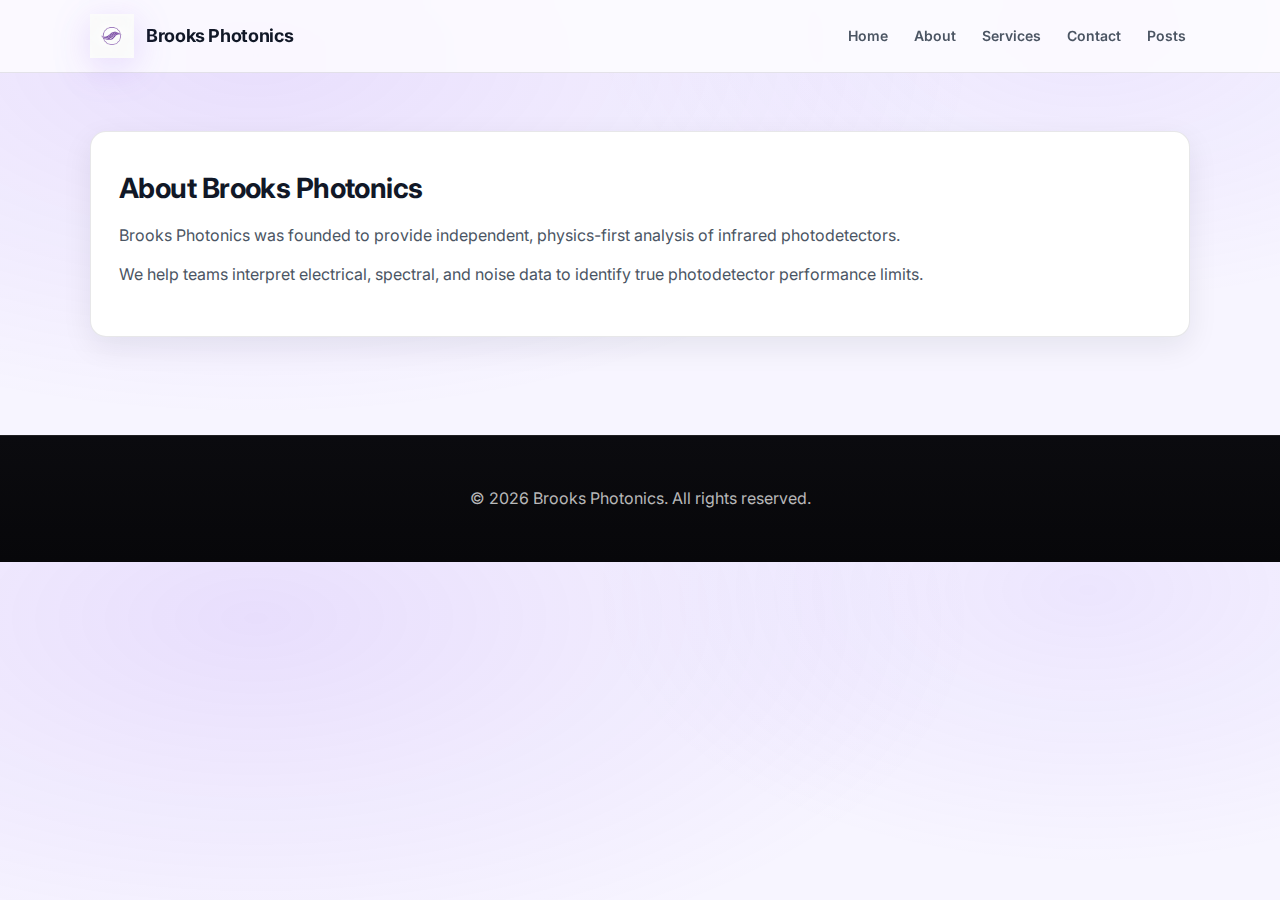
<file: about.html>
<!DOCTYPE html>
<html lang="en">
<head>
    <meta charset="UTF-8">
    <meta name="viewport" content="width=device-width, initial-scale=1.0">
    <title>About – Brooks Photonics</title>
    <link rel="stylesheet" href="assets/css/style.css">
</head>
<body>
    <header>
        <div class="container">
            <div class="logo-title">
                <a href="index.html" class="brand" aria-label="Brooks Photonics Home">
                    <img src="assets/images/Brooks_Photonics_Logo.png" alt="Brooks Photonics Logo" class="logo">
                    <span class="site-title">Brooks Photonics</span>
                </a>
            </div>
            <nav>
                <ul>
                    <li><a href="index.html">Home</a></li>
                    <li><a href="about.html">About</a></li>
                    <li><a href="services.html">Services</a></li>
                    <li><a href="contact.html">Contact</a></li>
                    <li><a href="posts.html">Posts</a></li>
                </ul>
            </nav>
        </div>
    </header>
    <section>
        <div class="container">
            <h2>About Brooks Photonics</h2>
            <p>Brooks Photonics was founded to provide independent, physics-first analysis of infrared photodetectors.</p>
            <p>We help teams interpret electrical, spectral, and noise data to identify true photodetector performance limits.</p>
        </div>
    </section>
    <footer>
        <p>&copy; 2026 Brooks Photonics. All rights reserved.</p>
    </footer>
</body>
</html>
</file>
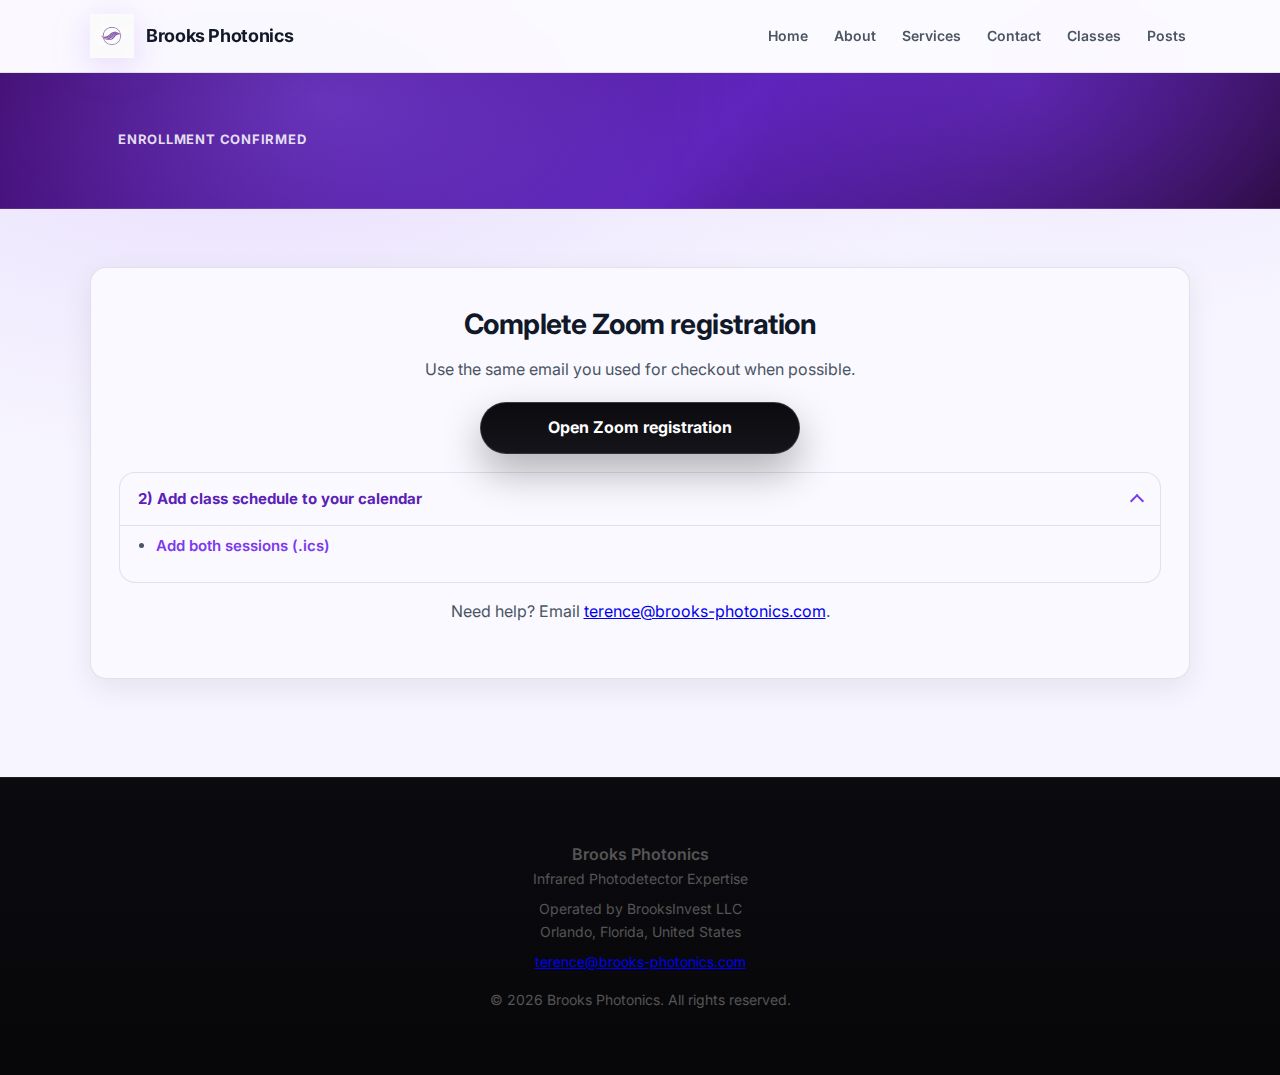
<file: class-confirmation.html>
<!DOCTYPE html>
<html lang="en">
<head>
  <meta charset="UTF-8">
  <meta name="viewport" content="width=device-width, initial-scale=1.0">
  <title>Class Confirmation – Brooks Photonics</title>
  <link rel="stylesheet" href="assets/css/style.css">
</head>
<body>
  <header>
    <div class="container">
      <div class="logo-title">
        <a href="index.html" class="brand" aria-label="Brooks Photonics Home">
          <img src="assets/images/Brooks_Photonics_Logo.png" alt="Brooks Photonics Logo" class="logo">
          <span class="site-title">Brooks Photonics</span>
        </a>
      </div>
      <nav>
        <ul>
          <li><a href="index.html">Home</a></li>
          <li><a href="about.html">About</a></li>
          <li><a href="services.html">Services</a></li>
          <li><a href="contact.html">Contact</a></li>
          <li><a href="class.html" aria-current="page">Classes</a></li>
          <li><a href="posts.html">Posts</a></li>
        </ul>
      </nav>
    </div>
  </header>

  <main id="main-content">
    <section class="class-page-hero">
      <div class="container">
        <p class="class-page-kicker">Enrollment confirmed</p>
      </div>
    </section>

    <section>
      <div class="container class-enroll-card">
        <h2>Complete Zoom registration</h2>
        <p class="class-enroll-lead">Use the same email you used for checkout when possible.</p>
        <a class="button class-enroll-primary" href="https://us05web.zoom.us/meeting/register/1EyfuUPKQcOISG1NFFo0_w" target="_blank" rel="noopener noreferrer">
          Open Zoom registration
        </a>

        <details class="class-help-details" open>
          <summary class="class-help-summary">
            <span class="class-help-summary-label">2) Add class schedule to your calendar</span>
          </summary>
          <div class="class-help-body">
            <ul class="class-help-links">
              <li><a href="assets/class/infrared_class.ics" download>Add both sessions (.ics)</a></li>
            </ul>
          </div>
        </details>

        <p class="class-enroll-lead" style="margin-top:16px;">
          Need help? Email <a href="mailto:terence@brooks-photonics.com?subject=Infrared%20Photodetectors%20Class%20%E2%80%94%20support">terence@brooks-photonics.com</a>.
        </p>
      </div>
    </section>
  </main>

  <footer>
    <div style="text-align:center; font-size:14px; color:#555; line-height:1.6; padding:30px 0;">
      <div style="font-weight:600; font-size:16px;">Brooks Photonics</div>
      <div>Infrared Photodetector Expertise</div>
      <div style="margin-top:8px;">Operated by BrooksInvest LLC</div>
      <div>Orlando, Florida, United States</div>
      <div style="margin-top:8px;">
        <a href="mailto:terence@brooks-photonics.com">terence@brooks-photonics.com</a>
      </div>
      <div style="margin-top:15px;">&copy; 2026 Brooks Photonics. All rights reserved.</div>
    </div>
  </footer>
</body>
</html>
</file>
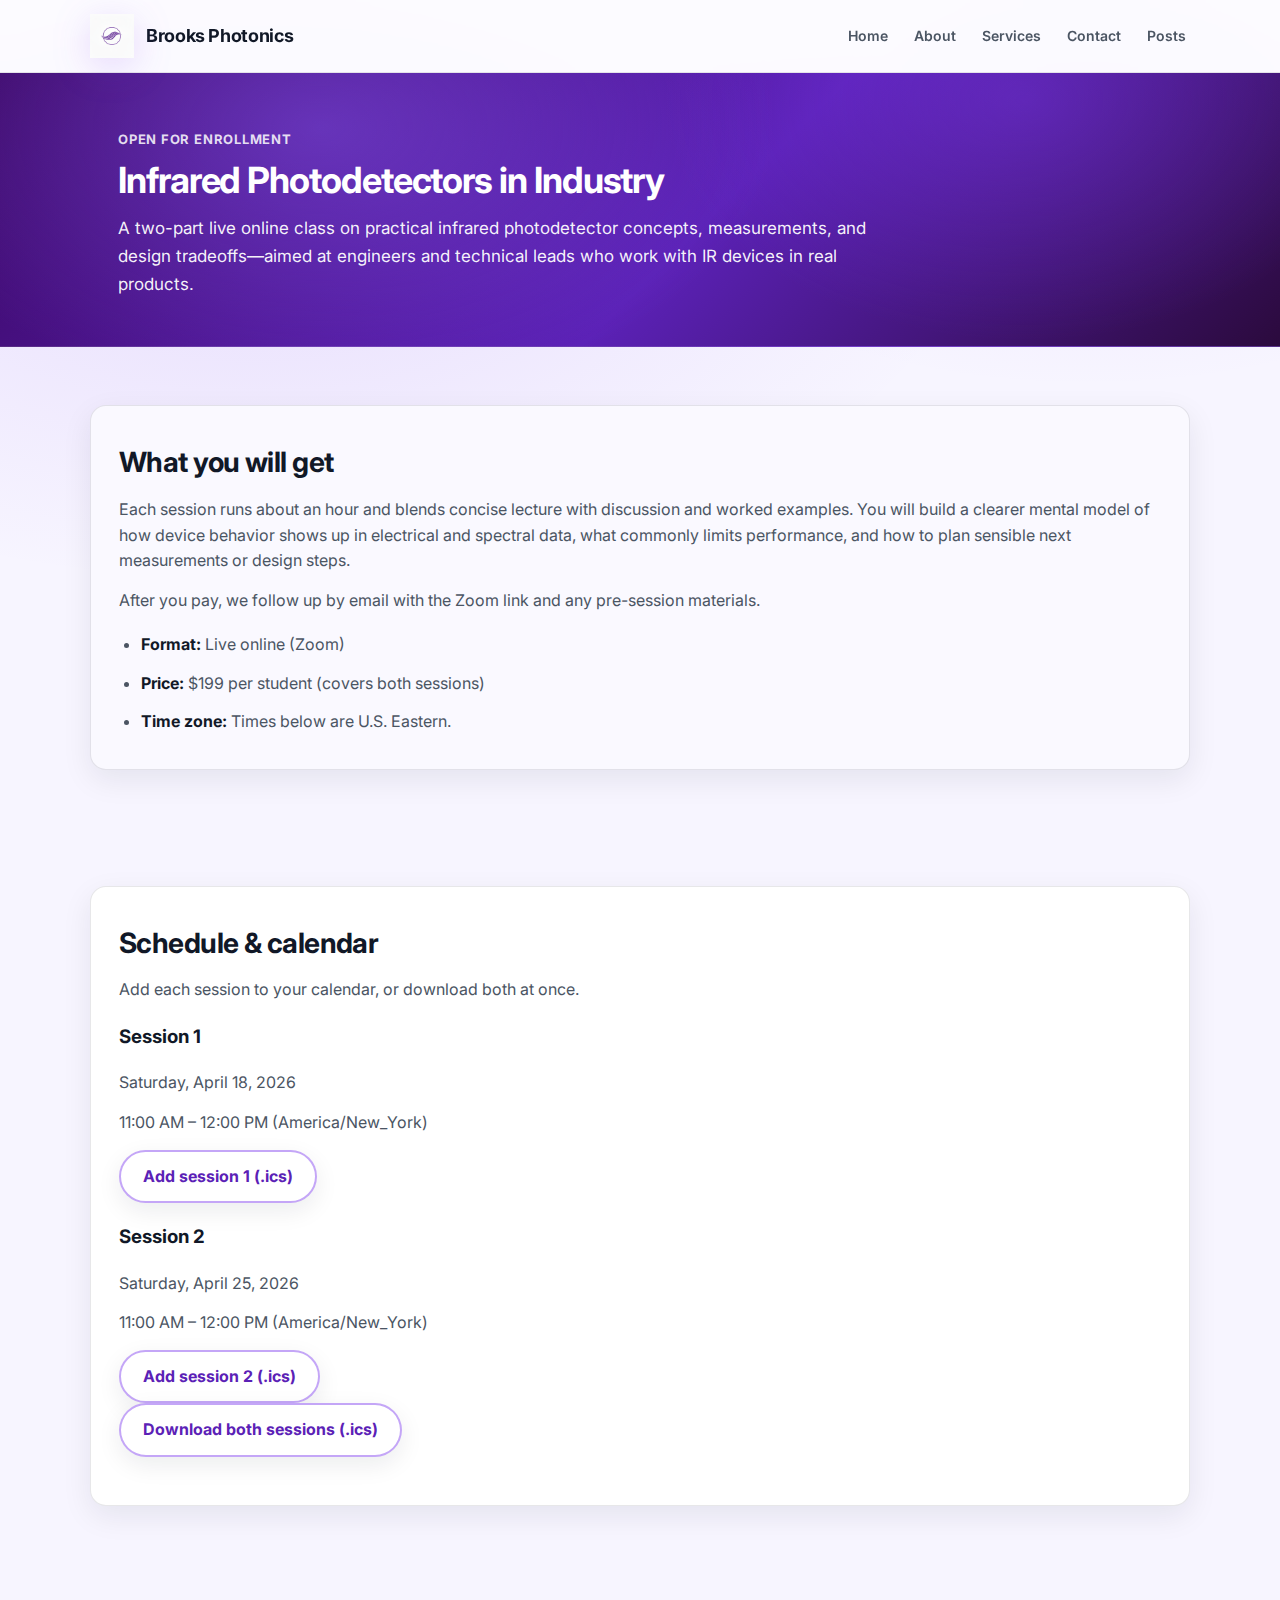
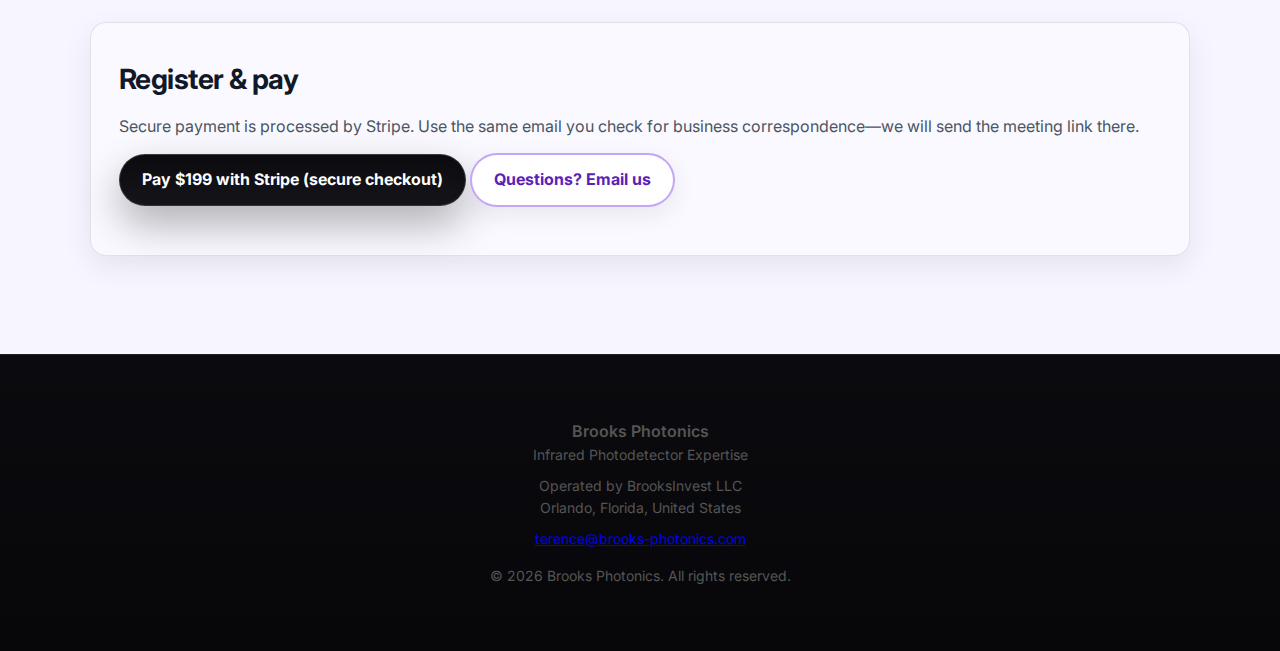
<file: class.html>
<!DOCTYPE html>
<html lang="en">
<head>
  <meta charset="UTF-8">
  <meta name="viewport" content="width=device-width, initial-scale=1.0">
  <title>Online Class – Infrared Photodetectors – Brooks Photonics</title>
  <link rel="stylesheet" href="assets/css/style.css">
</head>
<body>
  <header>
    <div class="container">
      <div class="logo-title">
        <a href="index.html" class="brand" aria-label="Brooks Photonics Home">
          <img src="assets/images/Brooks_Photonics_Logo.png" alt="Brooks Photonics Logo" class="logo">
          <span class="site-title">Brooks Photonics</span>
        </a>
      </div>
      <nav>
        <ul>
          <li><a href="index.html">Home</a></li>
          <li><a href="about.html">About</a></li>
          <li><a href="services.html">Services</a></li>
          <li><a href="contact.html">Contact</a></li>
          <li><a href="posts.html">Posts</a></li>
        </ul>
      </nav>
    </div>
  </header>

  <main id="main-content">
    <section class="class-page-hero">
      <div class="container">
        <p class="class-page-kicker">Open for enrollment</p>
        <h1>Infrared Photodetectors in Industry</h1>
        <p class="class-page-lead">
          A two-part live online class on practical infrared photodetector concepts, measurements, and design tradeoffs—aimed at engineers and technical leads who work with IR devices in real products.
        </p>
      </div>
    </section>

    <section>
      <div class="container">
        <h2>What you will get</h2>
        <p>
          Each session runs about an hour and blends concise lecture with discussion and worked examples.
          You will build a clearer mental model of how device behavior shows up in electrical and spectral data,
          what commonly limits performance, and how to plan sensible next measurements or design steps.
        </p>
        <p>
          After you pay, we follow up by email with the Zoom link and any pre-session materials.
        </p>

        <ul class="bp-list class-page-list">
          <li><strong>Format:</strong> Live online (Zoom)</li>
          <li><strong>Price:</strong> $199 per student (covers both sessions)</li>
          <li><strong>Time zone:</strong> Times below are U.S. Eastern.</li>
        </ul>
      </div>
    </section>

    <section id="sessions">
      <div class="container">
        <h2>Schedule &amp; calendar</h2>
        <p>Add each session to your calendar, or download both at once.</p>

        <div class="class-session-grid">
          <article class="class-session-card">
            <h3>Session 1</h3>
            <p class="class-session-date">Saturday, April 18, 2026</p>
            <p class="class-session-time">11:00 AM – 12:00 PM (America/New_York)</p>
            <a href="assets/class/infrared_class_session1.ics" class="button button-secondary" download>
              Add session 1 (.ics)
            </a>
          </article>
          <article class="class-session-card">
            <h3>Session 2</h3>
            <p class="class-session-date">Saturday, April 25, 2026</p>
            <p class="class-session-time">11:00 AM – 12:00 PM (America/New_York)</p>
            <a href="assets/class/infrared_class_session2.ics" class="button button-secondary" download>
              Add session 2 (.ics)
            </a>
          </article>
        </div>

        <p class="class-page-calendar-both">
          <a href="assets/class/infrared_class.ics" class="button button-secondary" download>Download both sessions (.ics)</a>
        </p>
      </div>
    </section>

    <section id="pay">
      <div class="container">
        <h2>Register &amp; pay</h2>
        <p>
          Secure payment is processed by Stripe. Use the same email you check for business correspondence—we will send the meeting link there.
        </p>
        <p class="class-pay-actions">
          <a id="class-stripe-pay" class="button" href="mailto:contact@brooks-photonics.com?subject=Infrared%20Photodetectors%20Class%20—%20Payment">
            Request registration &amp; payment
          </a>
          <a href="mailto:contact@brooks-photonics.com?subject=Infrared%20Photodetectors%20Class%20—%20Registration" class="button button-secondary">
            Questions? Email us
          </a>
        </p>
        <p id="class-stripe-setup-note" class="bp-muted class-stripe-note">
          To enable checkout: create a <a href="https://docs.stripe.com/payment-links" rel="noopener noreferrer" target="_blank">Stripe Payment Link</a> for your $199 class product, then set <code>STRIPE_CLASS_PAYMENT_LINK</code> in the script at the bottom of this page.
        </p>
      </div>
    </section>
  </main>

  <footer>
    <div style="text-align:center; font-size:14px; color:#555; line-height:1.6; padding:30px 0;">
      <div style="font-weight:600; font-size:16px;">Brooks Photonics</div>
      <div>Infrared Photodetector Expertise</div>
      <div style="margin-top:8px;">Operated by BrooksInvest LLC</div>
      <div>Orlando, Florida, United States</div>
      <div style="margin-top:8px;">
        <a href="mailto:contact@brooksphotonics.com">terence@brooks-photonics.com</a>
      </div>
      <div style="margin-top:15px;">&copy; 2026 Brooks Photonics. All rights reserved.</div>
    </div>
  </footer>

  <script>
    (function () {
      var STRIPE_CLASS_PAYMENT_LINK = 'https://buy.stripe.com/00wcN4bHd4wqalufiPgIo00';

      var pay = document.getElementById('class-stripe-pay');
      var note = document.getElementById('class-stripe-setup-note');
      if (!pay) return;

      if (STRIPE_CLASS_PAYMENT_LINK) {
        pay.href = STRIPE_CLASS_PAYMENT_LINK;
        pay.target = '_blank';
        pay.rel = 'noopener noreferrer';
        pay.textContent = 'Pay $199 with Stripe (secure checkout)';
        if (note) note.hidden = true;
      }
    })();
  </script>
</body>
</html>
</file>
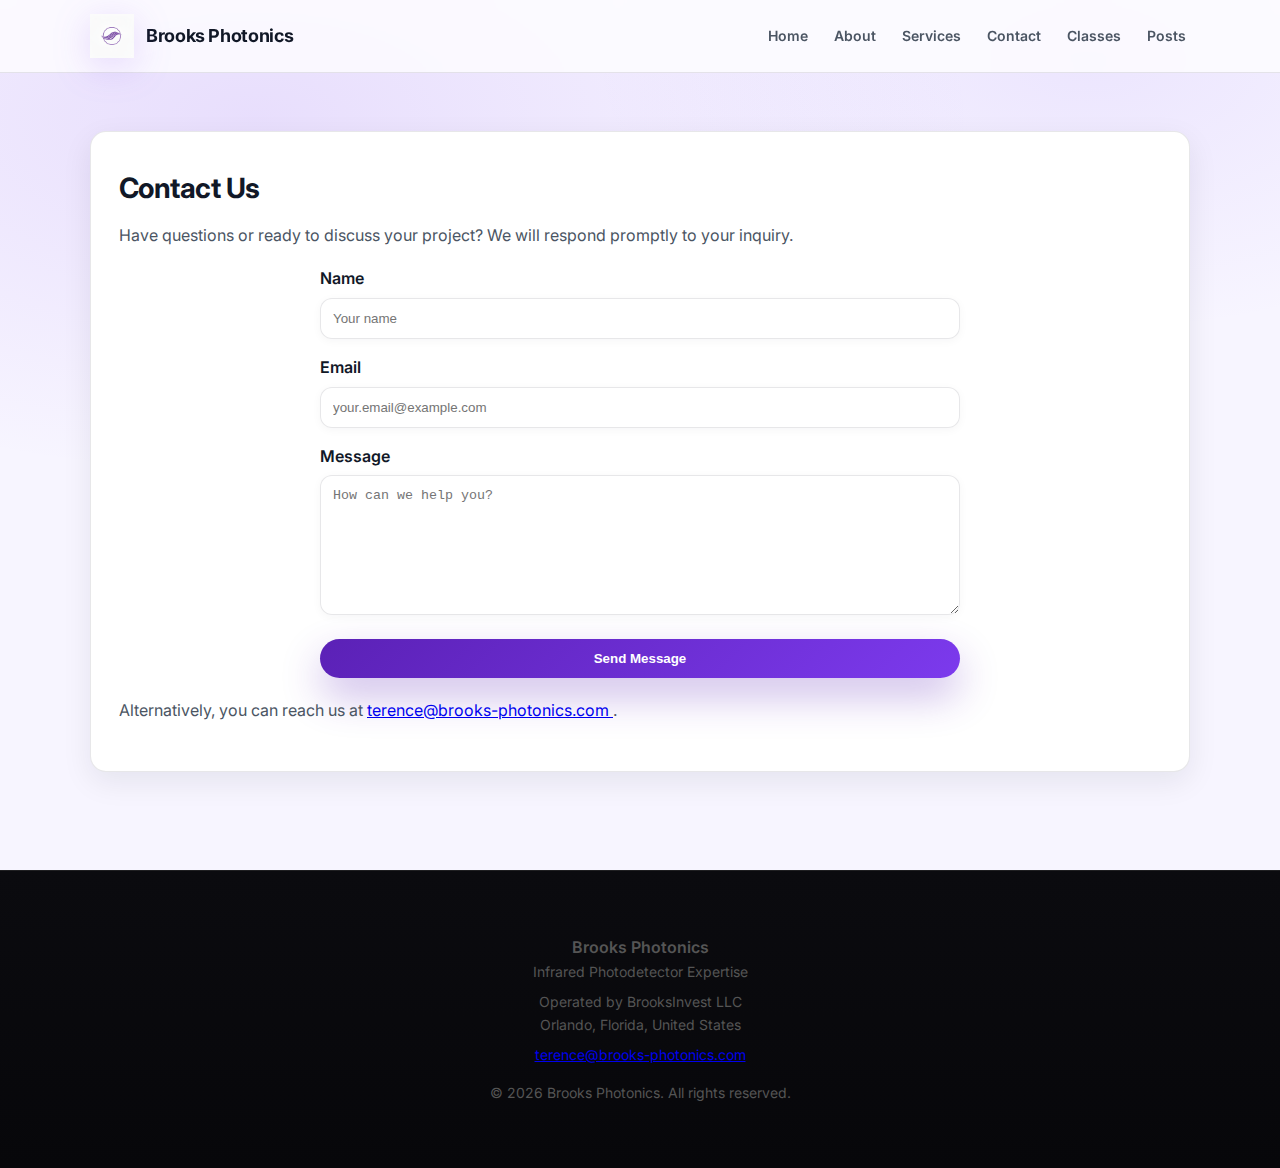
<file: contact.html>
<!DOCTYPE html>
<html lang="en">
<head>
  <meta charset="UTF-8">
  <meta name="viewport" content="width=device-width, initial-scale=1.0">
  <title>Contact – Brooks Photonics</title>
  <link rel="stylesheet" href="assets/css/style.css">
</head>
<body>
  <header>
    <div class="container">
      <div class="logo-title">
        <a href="index.html" class="brand" aria-label="Brooks Photonics Home">
          <img src="assets/images/Brooks_Photonics_Logo.png" alt="Brooks Photonics Logo" class="logo">
          <span class="site-title">Brooks Photonics</span>
        </a>
      </div>
      <nav>
        <ul>
          <li><a href="index.html">Home</a></li>
          <li><a href="about.html">About</a></li>
          <li><a href="services.html">Services</a></li>
          <li><a href="contact.html" aria-current="page">Contact</a></li>
          <li><a href="class.html">Classes</a></li>
          <li><a href="posts.html">Posts</a></li>
        </ul>
      </nav>
    </div>
  </header>

  <main>
    <section>
      <div class="container">
        <h2>Contact Us</h2>
        <p>
          Have questions or ready to discuss your project?
          We will respond promptly to your inquiry.
        </p>

        <!-- Formspree contact form -->
        <form class="contact-form"
              action="https://formspree.io/f/xykjzoyz"
              method="POST">

          <label for="name">Name</label>
          <input type="text"
                 id="name"
                 name="name"
                 placeholder="Your name"
                 required>

          <label for="email">Email</label>
          <input type="email"
                 id="email"
                 name="email"
                 placeholder="your.email@example.com"
                 required>

          <label for="message">Message</label>
          <textarea id="message"
                    name="message"
                    placeholder="How can we help you?"
                    required></textarea>

          <!-- Professional email handling -->
          <input type="hidden" name="_subject" value="Brooks Photonics – New Contact Inquiry">
          <input type="hidden" name="_replyto" value="">
          <input type="hidden" name="_next" value="thanks.html">

          <!-- Honeypot field (spam protection) -->
          <input type="text"
                 name="_gotcha"
                 style="display:none"
                 tabindex="-1"
                 autocomplete="off">

          <input type="submit" value="Send Message">
        </form>

        <p style="margin-top:20px;">
          Alternatively, you can reach us at
          <a href="mailto:terence@brooks-photonics.com">
            terence@brooks-photonics.com
          </a>.
        </p>
      </div>
    </section>
  </main>

  <footer>

  <div style="text-align:center; font-size:14px; color:#555; line-height:1.6; padding:30px 0;">

    <div style="font-weight:600; font-size:16px;">
      Brooks Photonics
    </div>

    <div>
      Infrared Photodetector Expertise
    </div>

    <div style="margin-top:8px;">
      Operated by BrooksInvest LLC
    </div>

    <div>
      Orlando, Florida, United States
    </div>

    <div style="margin-top:8px;">
      <a href="mailto:contact@brooksphotonics.com">
        terence@brooks-photonics.com
      </a>
    </div>

    <div style="margin-top:15px;">
      &copy; 2026 Brooks Photonics. All rights reserved.
    </div>

  </div>

</footer>
</body>
</html>
</file>
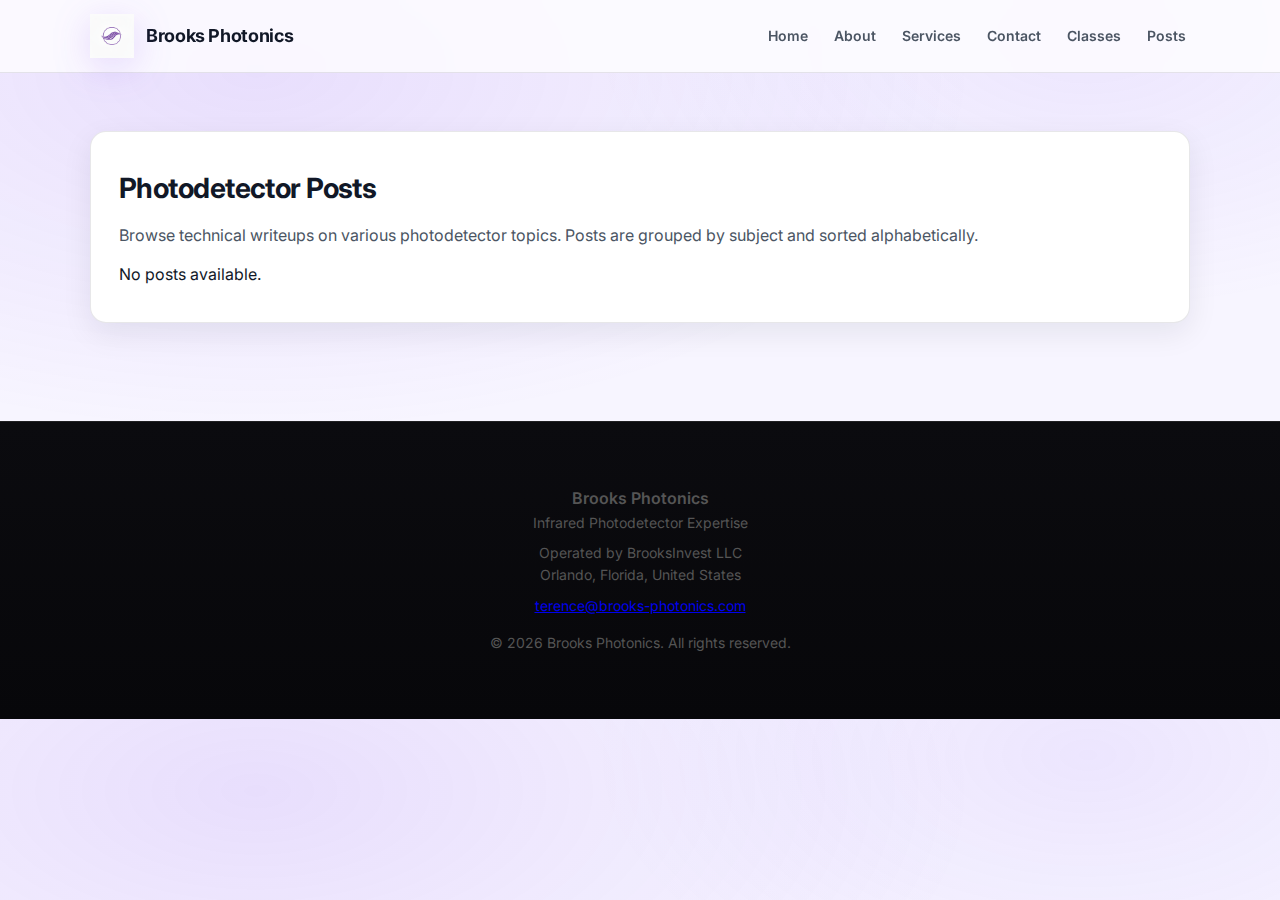
<file: posts.html>
<!DOCTYPE html>
<html lang="en">
<head>
  <meta charset="UTF-8">
  <meta name="viewport" content="width=device-width, initial-scale=1.0">
  <title>Photodetector Posts – Brooks Photonics</title>
  <link rel="stylesheet" href="assets/css/style.css">
</head>
<body>
  <header>
    <div class="container">
      <div class="logo-title">
        <a href="index.html" class="brand" aria-label="Brooks Photonics Home">
          <img src="assets/images/Brooks_Photonics_Logo.png" alt="Brooks Photonics Logo" class="logo">
          <span class="site-title">Brooks Photonics</span>
        </a>
      </div>
      <nav>
        <ul>
          <li><a href="index.html">Home</a></li>
          <li><a href="about.html">About</a></li>
          <li><a href="services.html">Services</a></li>
          <li><a href="contact.html">Contact</a></li>
          <li><a href="class.html">Classes</a></li>
          <li><a href="posts.html">Posts</a></li>
        </ul>
      </nav>
    </div>
  </header>

  <section>
    <div class="container">
      <h2>Photodetector Posts</h2>
      <p>Browse technical writeups on various photodetector topics. Posts are grouped by subject and sorted alphabetically.</p>
      <div id="posts-container"></div>
    </div>
  </section>

  <footer>

  <div style="text-align:center; font-size:14px; color:#555; line-height:1.6; padding:30px 0;">

    <div style="font-weight:600; font-size:16px;">
      Brooks Photonics
    </div>

    <div>
      Infrared Photodetector Expertise
    </div>

    <div style="margin-top:8px;">
      Operated by BrooksInvest LLC
    </div>

    <div>
      Orlando, Florida, United States
    </div>

    <div style="margin-top:8px;">
      <a href="mailto:contact@brooksphotonics.com">
        terence@brooks-photonics.com
      </a>
    </div>

    <div style="margin-top:15px;">
      &copy; 2026 Brooks Photonics. All rights reserved.
    </div>

  </div>

</footer>

  <script>
    fetch('posts/posts.json')
      .then(response => response.json())
      .then(data => {
        const posts = data.posts || [];
        const subjects = {};
        posts.forEach(post => {
          const subject = post.subject || 'Other';
          if (!subjects[subject]) {
            subjects[subject] = [];
          }
          subjects[subject].push(post);
        });
        const sortedSubjects = Object.keys(subjects).sort((a, b) => a.localeCompare(b));
        const container = document.getElementById('posts-container');
        if (sortedSubjects.length === 0) {
          container.textContent = 'No posts available.';
          return;
        }
        sortedSubjects.forEach(subject => {
          const heading = document.createElement('h3');
          heading.textContent = subject;
          container.appendChild(heading);
          const ul = document.createElement('ul');
          subjects[subject].sort((a, b) => a.title.localeCompare(b.title));
          subjects[subject].forEach(post => {
            const li = document.createElement('li');
            const link = document.createElement('a');
            link.href = post.file;
            link.textContent = post.title;
            li.appendChild(link);
            ul.appendChild(li);
          });
          container.appendChild(ul);
        });
      })
      .catch(error => {
        console.error('Error loading posts:', error);
        const container = document.getElementById('posts-container');
        container.textContent = 'Error loading posts.';
      });
  </script>
</body>
</html>
</file>
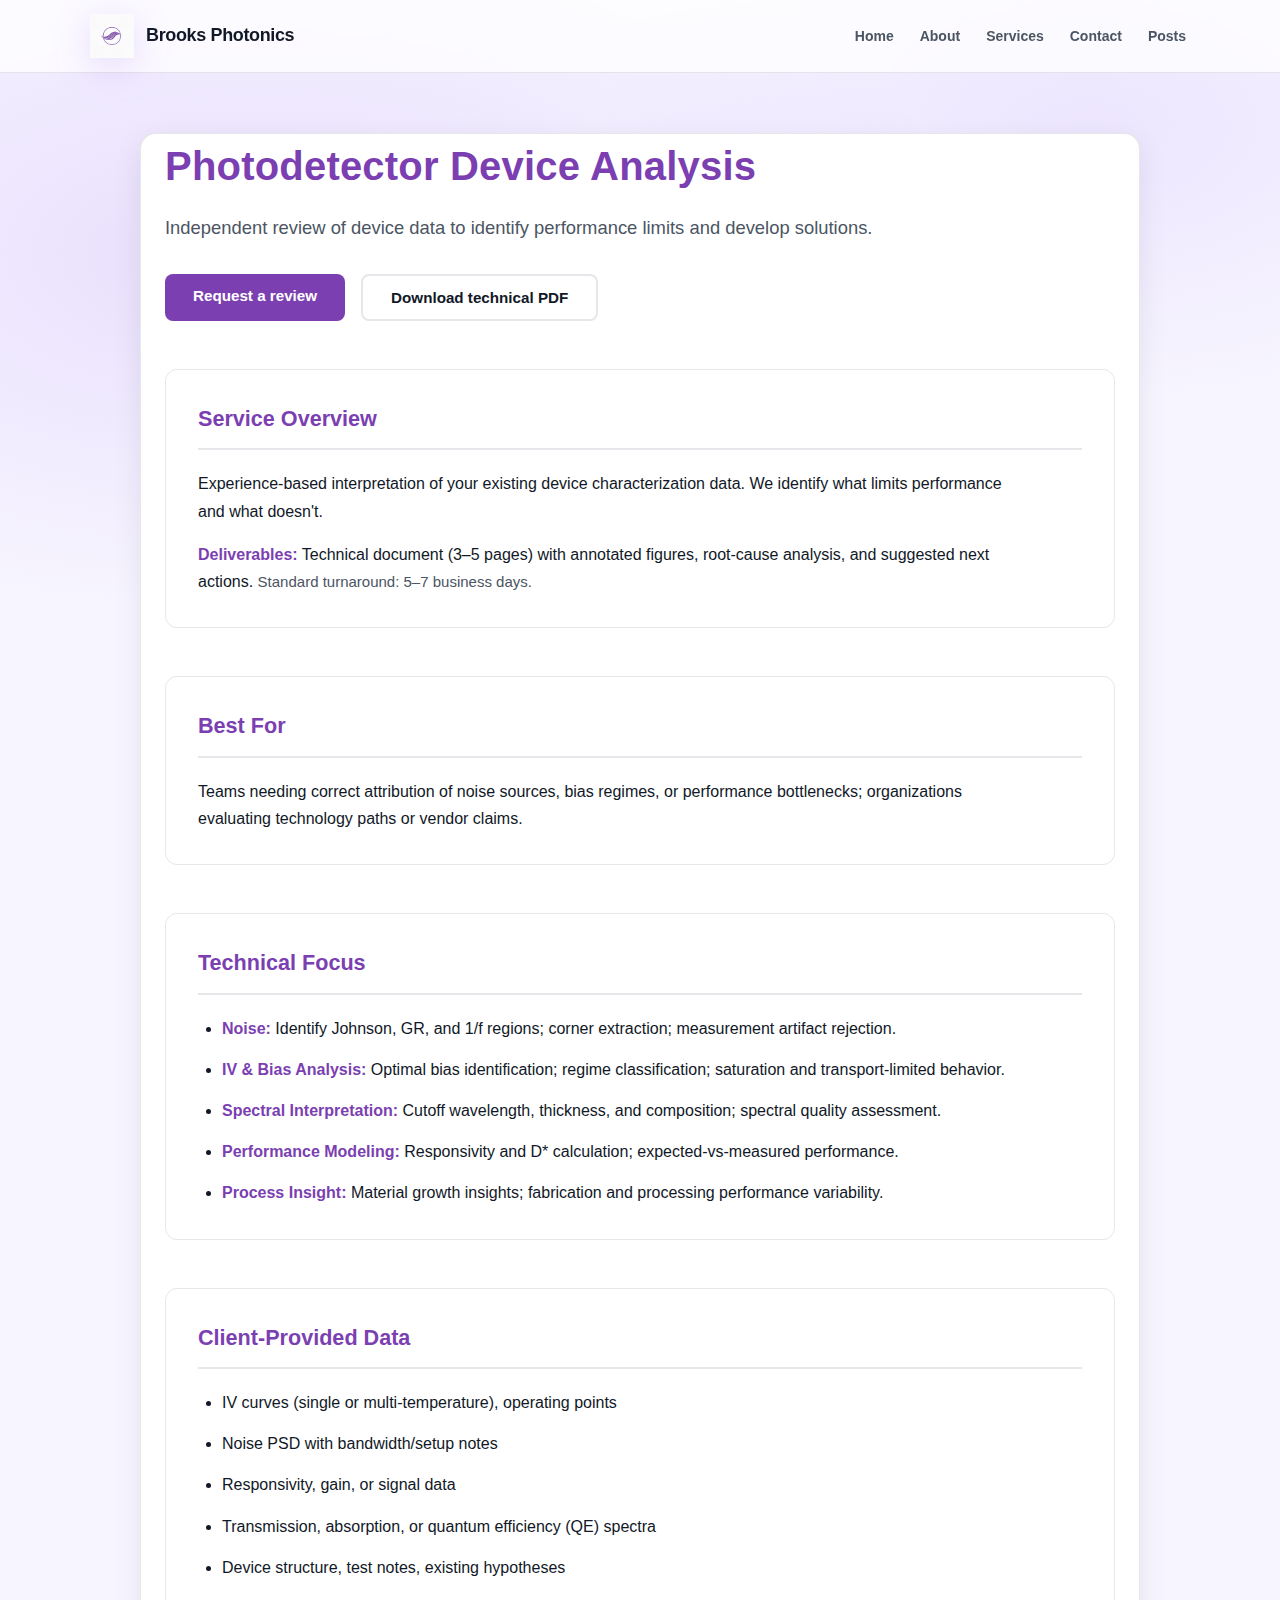
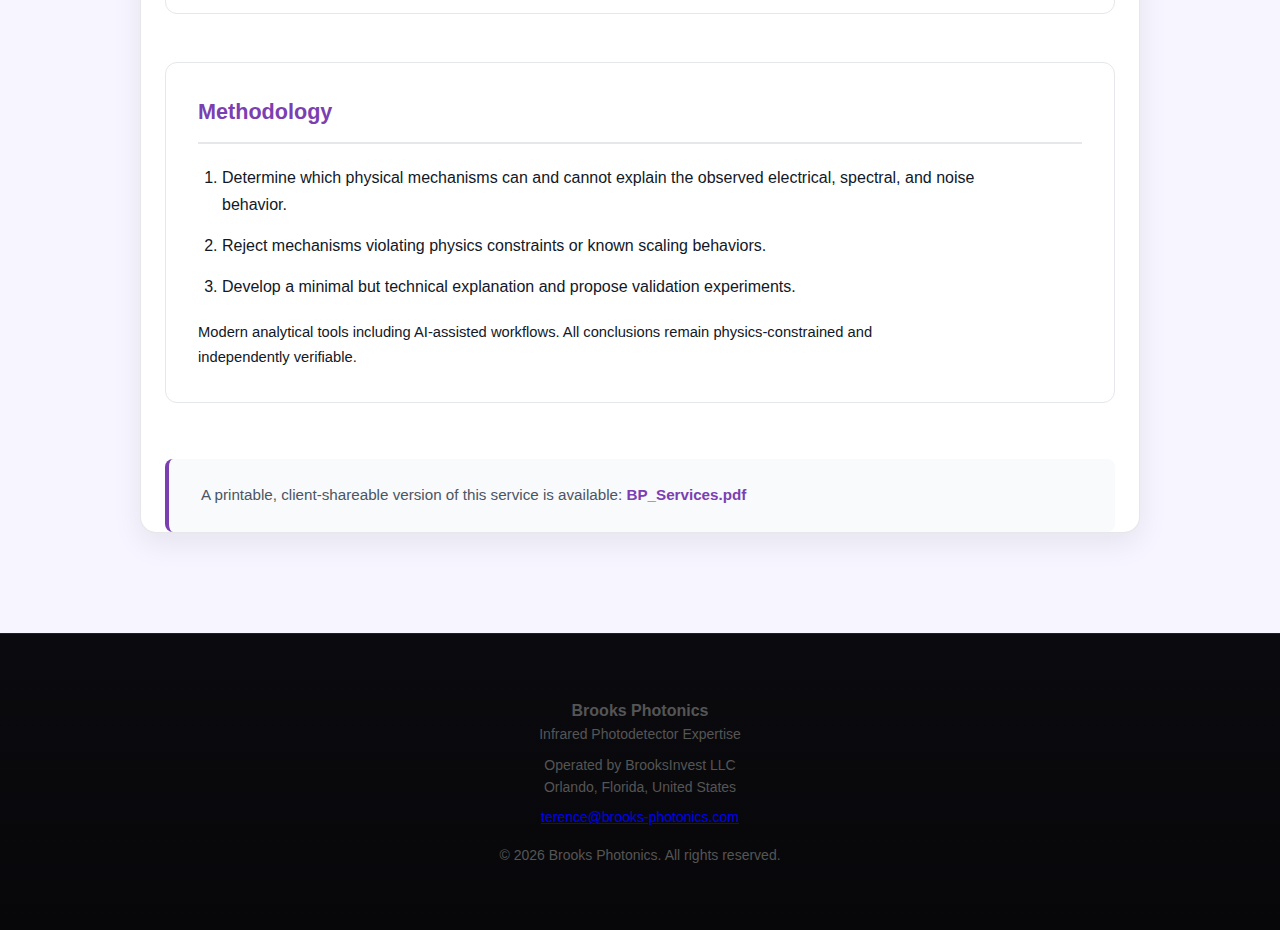
<file: services.html>
<!DOCTYPE html>
<html lang="en">
<head>
  <meta charset="UTF-8">
  <meta name="viewport" content="width=device-width, initial-scale=1.0">
  <title>Services – Brooks Photonics</title>
  <link rel="stylesheet" href="assets/css/style.css">

  <style>
    :root{
      --BPurple:#7B3FB2;
      --BInk:#111827;
      --BGray:#4B5563;
      --BLine:#E5E7EB;
    }

    body {
      line-height: 1.6;
      font-family: sans-serif;
    }

    .bp-services {
      padding: 60px 0;
    }

    .bp-services .container {
      max-width: 1000px;
      margin: 0 auto;
      padding: 0 24px;
    }

    .bp-services h2{
      margin: 0 0 16px 0;
      color: var(--BPurple);
      letter-spacing: 0.2px;
      font-size: 2.5rem;
      font-weight: 700;
    }

    .bp-subtitle{
      margin: 0 0 32px 0;
      color: var(--BGray);
      max-width: 78ch;
      font-size: 1.15rem;
      line-height: 1.5;
    }

    .bp-cta-row{
      display: flex;
      gap: 16px;
      flex-wrap: wrap;
      margin: 0 0 48px 0;
    }

    .bp-btn-primary,
    .bp-btn-secondary{
      display: inline-block;
      padding: 14px 28px;
      border-radius: 8px;
      text-decoration: none;
      font-weight: 600;
      font-size: 0.95rem;
      line-height: 1;
      white-space: nowrap;
      transition: all 0.2s ease;
    }

    .bp-btn-primary{
      background: var(--BPurple);
      color: #ffffff;
    }

    .bp-btn-primary:hover {
      opacity: 0.9;
    }

    .bp-btn-secondary{
      border: 2px solid var(--BLine);
      color: var(--BInk);
      background: #ffffff;
    }

    .bp-btn-secondary:hover {
      border-color: var(--BPurple);
    }

    .bp-rule{
      border: none;
      border-top: 2px solid var(--BLine);
      margin: 56px 0;
    }

    .bp-block{
      margin: 0 0 48px 0;
      padding: 32px;
      background: #ffffff;
      border: 1px solid var(--BLine);
      border-radius: 12px;
    }

    .bp-block h3{
      margin: 0 0 20px 0;
      color: var(--BPurple);
      font-size: 1.35rem;
      font-weight: 700;
      padding-bottom: 12px;
      border-bottom: 2px solid var(--BLine);
    }

    .bp-block p{
      margin: 0 0 16px 0;
      color: var(--BInk);
      max-width: 92ch;
      line-height: 1.7;
    }

    .bp-block p:last-child {
      margin-bottom: 0;
    }

    .bp-kpi{ 
      font-weight: 700;
      color: var(--BPurple);
    }
    
    .bp-muted{ 
      color: var(--BGray); 
    }
    
    .bp-small{ 
      font-size: 0.92rem; 
    }

    .bp-list{
      margin: 0;
      padding-left: 1.5em;
      max-width: 92ch;
    }

    .bp-list li{
      margin: 0 0 14px 0;
      color: var(--BInk);
      line-height: 1.7;
    }

    .bp-list li:last-child {
      margin-bottom: 0;
    }

    .bp-ol{
      padding-left: 1.5em;
    }

    .bp-footer-note {
      margin-top: 56px;
      padding: 24px 32px;
      background: #F9FAFB;
      border-radius: 8px;
      border-left: 4px solid var(--BPurple);
    }

    .bp-footer-note p {
      margin: 0;
      color: var(--BGray);
      font-size: 0.95rem;
    }

    .bp-footer-note a {
      color: var(--BPurple);
      text-decoration: none;
      font-weight: 600;
    }

    .bp-footer-note a:hover {
      text-decoration: underline;
    }

    @media (max-width: 768px) {
      .bp-services {
        padding: 40px 0;
      }

      .bp-services h2 {
        font-size: 2rem;
      }

      .bp-block {
        padding: 24px 20px;
      }

      .bp-cta-row {
        flex-direction: column;
      }

      .bp-btn-primary,
      .bp-btn-secondary {
        width: 100%;
        text-align: center;
      }
    }
  </style>
</head>

<body>
  <header>
    <div class="container">
      <div class="logo-title">
        <a href="index.html" class="brand" aria-label="Brooks Photonics Home">
          <img src="assets/images/Brooks_Photonics_Logo.png" alt="Brooks Photonics Logo" class="logo">
          <span class="site-title">Brooks Photonics</span>
        </a>
      </div>
      <nav>
        <ul>
          <li><a href="index.html">Home</a></li>
          <li><a href="about.html">About</a></li>
          <li><a href="services.html" aria-current="page">Services</a></li>
          <li><a href="contact.html">Contact</a></li>
          <li><a href="posts.html">Posts</a></li>
        </ul>
      </nav>
    </div>
  </header>

  <section class="bp-services">
    <div class="container">

      <h2>Photodetector Device Analysis</h2>
      <p class="bp-subtitle">
        Independent review of device data to identify performance limits and develop solutions.
      </p>

      <div class="bp-cta-row">
        <a class="bp-btn-primary" href="contact.html">Request a review</a>
        <a class="bp-btn-secondary" href="assets/docs/BP_Services.pdf" target="_blank" rel="noopener">
          Download technical PDF
        </a>
      </div>

      <div class="bp-block">
        <h3>Service Overview</h3>
        <p>
          Experience-based interpretation of your existing device characterization data. We identify what limits performance and what doesn't.
        </p>
        <p>
          <span class="bp-kpi">Deliverables:</span> Technical document (3–5 pages) with annotated figures, root-cause analysis, and suggested next actions.
          <span class="bp-muted">Standard turnaround: 5–7 business days.</span>
        </p>
      </div>

      <div class="bp-block">
        <h3>Best For</h3>
        <p>
          Teams needing correct attribution of noise sources, bias regimes, or performance bottlenecks; organizations evaluating technology paths or vendor claims.
        </p>
      </div>

      <div class="bp-block">
        <h3>Technical Focus</h3>
        <ul class="bp-list">
          <li><span class="bp-kpi">Noise:</span> Identify Johnson, GR, and 1/f regions; corner extraction; measurement artifact rejection.</li>
          <li><span class="bp-kpi">IV &amp; Bias Analysis:</span> Optimal bias identification; regime classification; saturation and transport-limited behavior.</li>
          <li><span class="bp-kpi">Spectral Interpretation:</span> Cutoff wavelength, thickness, and composition; spectral quality assessment.</li>
          <li><span class="bp-kpi">Performance Modeling:</span> Responsivity and D* calculation; expected-vs-measured performance.</li>
          <li><span class="bp-kpi">Process Insight:</span> Material growth insights; fabrication and processing performance variability.</li>
        </ul>
      </div>

      <div class="bp-block">
        <h3>Client-Provided Data</h3>
        <ul class="bp-list">
          <li>IV curves (single or multi-temperature), operating points</li>
          <li>Noise PSD with bandwidth/setup notes</li>
          <li>Responsivity, gain, or signal data</li>
          <li>Transmission, absorption, or quantum efficiency (QE) spectra</li>
          <li>Device structure, test notes, existing hypotheses</li>
        </ul>
      </div>

      <div class="bp-block">
        <h3>Methodology</h3>
        <ol class="bp-list bp-ol">
          <li>Determine which physical mechanisms can and cannot explain the observed electrical, spectral, and noise behavior.</li>
          <li>Reject mechanisms violating physics constraints or known scaling behaviors.</li>
          <li>Develop a minimal but technical explanation and propose validation experiments.</li>
        </ol>
        <p class="bp-muted bp-small" style="margin-top: 20px;">
          Modern analytical tools including AI-assisted workflows. All conclusions remain physics-constrained and independently verifiable.
        </p>
      </div>

      <div class="bp-footer-note">
        <p class="bp-muted">
          A printable, client-shareable version of this service is available:
          <a href="assets/docs/BP_Services.pdf" target="_blank" rel="noopener">BP_Services.pdf</a>
        </p>
      </div>

    </div>
  </section>

  <footer>

  <div style="text-align:center; font-size:14px; color:#555; line-height:1.6; padding:30px 0;">

    <div style="font-weight:600; font-size:16px;">
      Brooks Photonics
    </div>

    <div>
      Infrared Photodetector Expertise
    </div>

    <div style="margin-top:8px;">
      Operated by BrooksInvest LLC
    </div>

    <div>
      Orlando, Florida, United States
    </div>

    <div style="margin-top:8px;">
      <a href="mailto:contact@brooksphotonics.com">
        terence@brooks-photonics.com
      </a>
    </div>

    <div style="margin-top:15px;">
      &copy; 2026 Brooks Photonics. All rights reserved.
    </div>

  </div>

</footer>
</body>
</html>
</file>
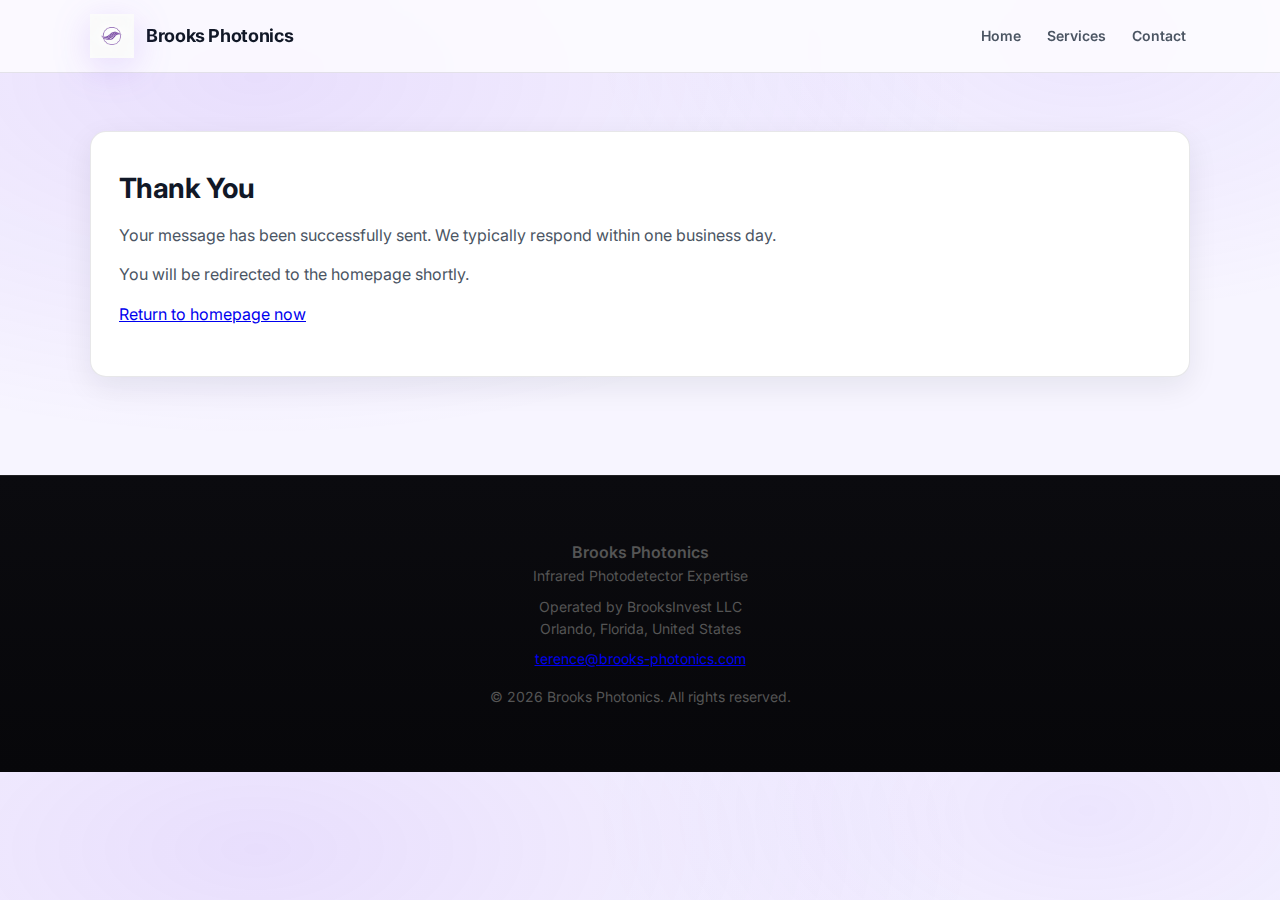
<file: thanks.html>
<!DOCTYPE html>
<html lang="en">
<head>
  <meta charset="UTF-8">
  <meta name="viewport" content="width=device-width, initial-scale=1.0">
  <title>Thank You – Brooks Photonics</title>

  <!-- Auto-redirect to homepage after 6 seconds -->
  <meta http-equiv="refresh" content="6;url=index.html">

  <link rel="stylesheet" href="assets/css/style.css">
</head>
<body>
  <header>
    <div class="container">
      <div class="logo-title">
        <a href="index.html" class="brand" aria-label="Brooks Photonics Home">
          <img src="assets/images/Brooks_Photonics_Logo.png" alt="Brooks Photonics Logo" class="logo">
          <span class="site-title">Brooks Photonics</span>
        </a>
      </div>
      <nav>
        <ul>
          <li><a href="index.html">Home</a></li>
          <li><a href="services.html">Services</a></li>
          <li><a href="contact.html">Contact</a></li>
        </ul>
      </nav>
    </div>
  </header>

  <main>
    <section>
      <div class="container">
        <h2>Thank You</h2>
        <p>
          Your message has been successfully sent.
          We typically respond within one business day.
        </p>
        <p>
          You will be redirected to the homepage shortly.
        </p>
        <p>
          <a href="index.html">Return to homepage now</a>
        </p>
      </div>
    </section>
  </main>

  <footer>

  <div style="text-align:center; font-size:14px; color:#555; line-height:1.6; padding:30px 0;">

    <div style="font-weight:600; font-size:16px;">
      Brooks Photonics
    </div>

    <div>
      Infrared Photodetector Expertise
    </div>

    <div style="margin-top:8px;">
      Operated by BrooksInvest LLC
    </div>

    <div>
      Orlando, Florida, United States
    </div>

    <div style="margin-top:8px;">
      <a href="mailto:contact@brooksphotonics.com">
        terence@brooks-photonics.com
      </a>
    </div>

    <div style="margin-top:15px;">
      &copy; 2026 Brooks Photonics. All rights reserved.
    </div>

  </div>

</footer>
</body>
</html>
</file>
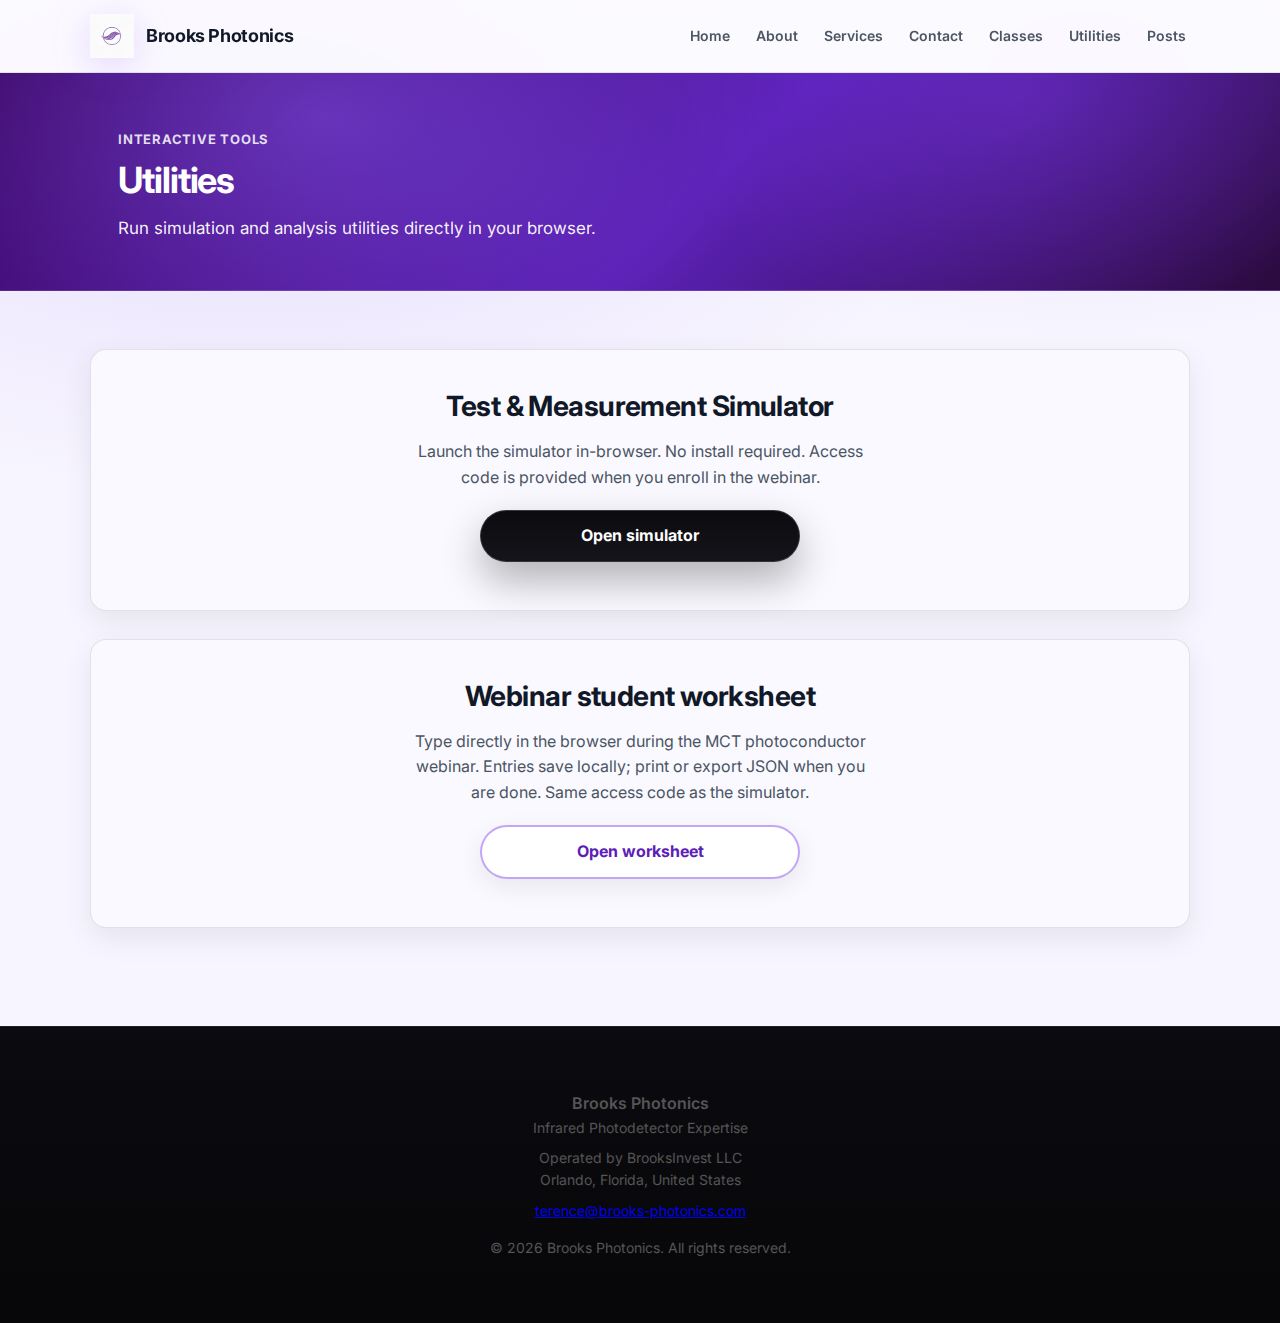
<file: utilities.html>
<!DOCTYPE html>
<html lang="en">
<head>
  <meta charset="UTF-8">
  <meta name="viewport" content="width=device-width, initial-scale=1.0">
  <title>Utilities – Brooks Photonics</title>
  <link rel="stylesheet" href="assets/css/style.css">
</head>
<body>
  <header>
    <div class="container">
      <div class="logo-title">
        <a href="index.html" class="brand" aria-label="Brooks Photonics Home">
          <img src="assets/images/Brooks_Photonics_Logo.png" alt="Brooks Photonics Logo" class="logo">
          <span class="site-title">Brooks Photonics</span>
        </a>
      </div>
      <nav>
        <ul>
          <li><a href="index.html">Home</a></li>
          <li><a href="about.html">About</a></li>
          <li><a href="services.html">Services</a></li>
          <li><a href="contact.html">Contact</a></li>
          <li><a href="class.html">Classes</a></li>
          <li><a href="utilities.html" aria-current="page">Utilities</a></li>
          <li><a href="posts.html">Posts</a></li>
        </ul>
      </nav>
    </div>
  </header>

  <main id="main-content">
    <section class="class-page-hero">
      <div class="container">
        <p class="class-page-kicker">Interactive tools</p>
        <h1>Utilities</h1>
        <p class="class-page-lead">Run simulation and analysis utilities directly in your browser.</p>
      </div>
    </section>

    <section>
      <div class="container class-enroll-card">
        <h2>Test & Measurement Simulator</h2>
        <p class="class-enroll-lead">
          Launch the simulator in-browser. No install required. Access code is provided when you enroll in the webinar.
        </p>
        <p>
          <a class="button class-enroll-primary" href="utilities/test-measurement-sim/index.html" target="_blank" rel="noopener noreferrer">
            Open simulator
          </a>
        </p>
      </div>

      <div class="container class-enroll-card" style="margin-top: 28px;">
        <h2>Webinar student worksheet</h2>
        <p class="class-enroll-lead">
          Type directly in the browser during the MCT photoconductor webinar. Entries save locally; print or export JSON when you are done. Same access code as the simulator.
        </p>
        <p>
          <a class="button class-enroll-primary button-secondary" href="utilities/worksheet/index.html">
            Open worksheet
          </a>
        </p>
      </div>
    </section>
  </main>

  <footer>
    <div style="text-align:center; font-size:14px; color:#555; line-height:1.6; padding:30px 0;">
      <div style="font-weight:600; font-size:16px;">Brooks Photonics</div>
      <div>Infrared Photodetector Expertise</div>
      <div style="margin-top:8px;">Operated by BrooksInvest LLC</div>
      <div>Orlando, Florida, United States</div>
      <div style="margin-top:8px;">
        <a href="mailto:terence@brooks-photonics.com">terence@brooks-photonics.com</a>
      </div>
      <div style="margin-top:15px;">&copy; 2026 Brooks Photonics. All rights reserved.</div>
    </div>
  </footer>
</body>
</html>
</file>
<file: assets/css/style.css>
/* Brooks Photonics – clean purple/white/black theme */

@import url('https://fonts.googleapis.com/css2?family=Inter:wght@400;500;600;700&display=swap');

:root {
  --bg: #f7f5ff;
  --surface: #ffffff;
  --surface-2: #faf9ff;
  --text: #111827;
  --muted: #4b5563;
  --border: rgba(17, 24, 39, 0.10);
  --shadow: 0 10px 30px rgba(17, 24, 39, 0.08);

  --purple-900: #3b0764;
  --purple-800: #5b21b6;
  --purple-600: #7c3aed;
  --purple-500: #8b5cf6;

  --black: #0b0b0f;
  --black-2: #14141a;
  --radius: 16px;
}

* { box-sizing: border-box; }

html, body {
  margin: 0;
  padding: 0;
}

html {
  scroll-behavior: smooth;
}

body {
  font-family: Inter, ui-sans-serif, system-ui, -apple-system, "Segoe UI", Roboto, Arial, sans-serif;
  line-height: 1.6;
  color: var(--text);
  background: radial-gradient(1200px 600px at 20% 10%, rgba(124, 58, 237, 0.12), transparent 60%),
              radial-gradient(900px 500px at 85% 5%, rgba(139, 92, 246, 0.10), transparent 55%),
              var(--bg);
}

.container {
  width: 92%;
  max-width: 1100px;
  margin: 0 auto;
}

/* Header */
header {
  position: sticky;
  top: 0;
  z-index: 50;
  background: rgba(255, 255, 255, 0.75);
  backdrop-filter: blur(10px);
  border-bottom: 1px solid var(--border);
}

header .container {
  display: flex;
  justify-content: space-between;
  align-items: center;
  padding: 14px 0;
  gap: 16px;
}

.logo-title {
  display: flex;
  align-items: center;
  gap: 12px;
}

.brand {
  display: inline-flex;
  align-items: center;
  gap: 12px;
  text-decoration: none;
  color: inherit;
}

.logo {
  height: 44px;
  width: auto;
  filter: drop-shadow(0 8px 18px rgba(124, 58, 237, 0.18));
}

.site-title {
  font-weight: 700;
  letter-spacing: -0.02em;
  font-size: 18px;
  line-height: 1.1;
}

nav ul {
  list-style: none;
  display: flex;
  margin: 0;
  padding: 0;
  gap: 18px;
}

nav a {
  position: relative;
  text-decoration: none;
  font-weight: 600;
  font-size: 14px;
  color: var(--muted);
  padding: 10px 4px;
  transition: color 160ms ease;
}

nav a:hover {
  color: var(--purple-600);
}

nav a::after {
  content: "";
  position: absolute;
  left: 4px;
  right: 4px;
  bottom: 6px;
  height: 2px;
  border-radius: 999px;
  background: linear-gradient(90deg, var(--purple-600), var(--purple-500));
  transform: scaleX(0);
  transform-origin: left;
  transition: transform 180ms ease;
  opacity: 0.9;
}

nav a:hover::after {
  transform: scaleX(1);
}

/* Hero */
.hero {
  color: #ffffff;
  text-align: center;
  padding: 92px 18px 72px;
  background:
    radial-gradient(800px 500px at 30% 20%, rgba(139, 92, 246, 0.55), transparent 65%),
    radial-gradient(700px 500px at 70% 15%, rgba(124, 58, 237, 0.55), transparent 60%),
    linear-gradient(135deg, var(--purple-900), var(--purple-800) 55%, #2b0a3d);
  border-bottom: 1px solid rgba(255, 255, 255, 0.10);
}

.hero h1 {
  margin: 0 0 14px;
  font-size: 42px;
  line-height: 1.15;
  letter-spacing: -0.03em;
}

.hero p {
  margin: 0 auto 26px;
  max-width: 820px;
  font-size: 18px;
  color: #ffffff;  /* ensure pure white hero subtext */
  opacity: 1;      /* remove dimming */
}

/* Buttons */
.button {
  display: inline-flex;
  align-items: center;
  justify-content: center;
  padding: 12px 22px;
  background: linear-gradient(180deg, var(--black), var(--black-2));
  color: #ffffff;
  text-decoration: none;
  font-weight: 700;
  border-radius: 999px;
  border: 1px solid rgba(255, 255, 255, 0.16);
  box-shadow: 0 18px 40px rgba(0, 0, 0, 0.30);
  transition: transform 140ms ease, box-shadow 140ms ease, filter 140ms ease;
}

.button:hover {
  transform: translateY(-1px);
  filter: brightness(1.06);
  box-shadow: 0 22px 50px rgba(0, 0, 0, 0.34);
}

/* Sections */
section {
  padding: 58px 0;
  background: transparent;
}

section > .container {
  background: var(--surface);
  border: 1px solid var(--border);
  border-radius: var(--radius);
  box-shadow: var(--shadow);
  padding: 34px 28px;
}

section:nth-of-type(even) > .container {
  background: var(--surface-2);
}

section h2 {
  margin: 0 0 12px;
  font-size: 28px;
  letter-spacing: -0.02em;
}

section p {
  margin: 0 0 14px;
  color: var(--muted);
  font-size: 16px;
}

ul.services {
  list-style: none;
  padding: 0;
  margin: 18px 0 0;
}

ul.services li {
  padding: 14px 0;
  border-bottom: 1px solid var(--border);
  color: var(--text);
}

ul.services li:last-child {
  border-bottom: none;
}

ul.services strong {
  color: var(--purple-800);
}

/* Posts */
#posts-container h3 {
  margin: 22px 0 10px;
  color: var(--purple-800);
  letter-spacing: -0.01em;
}

#posts-container ul {
  margin: 0 0 14px;
  padding-left: 18px;
}

#posts-container a {
  color: var(--purple-600);
  text-decoration: none;
}

#posts-container a:hover {
  text-decoration: underline;
}

/* Forms */
.contact-form {
  max-width: 640px;
  margin: 18px auto 0;
}

.contact-form label {
  display: block;
  margin-bottom: 6px;
  font-weight: 600;
  color: var(--text);
}

.contact-form input[type="text"],
.contact-form input[type="email"],
.contact-form textarea {
  width: 100%;
  padding: 12px 12px;
  margin-bottom: 16px;
  border: 1px solid var(--border);
  border-radius: 12px;
  background: rgba(255, 255, 255, 0.85);
  box-shadow: 0 2px 10px rgba(17, 24, 39, 0.04);
  transition: border-color 160ms ease, box-shadow 160ms ease;
}

.contact-form input[type="text"]:focus,
.contact-form input[type="email"]:focus,
.contact-form textarea:focus {
  outline: none;
  border-color: rgba(124, 58, 237, 0.70);
  box-shadow: 0 0 0 4px rgba(124, 58, 237, 0.18);
}

.contact-form textarea {
  resize: vertical;
  min-height: 140px;
}

.contact-form input[type="submit"] {
  width: 100%;
  padding: 12px 16px;
  border: none;
  border-radius: 999px;
  cursor: pointer;
  font-weight: 700;
  color: #ffffff;
  background: linear-gradient(135deg, var(--purple-800), var(--purple-600));
  box-shadow: 0 18px 40px rgba(91, 33, 182, 0.30);
  transition: transform 140ms ease, filter 140ms ease;
}

.contact-form input[type="submit"]:hover {
  transform: translateY(-1px);
  filter: brightness(1.05);
}

/* Footer */
footer {
  margin-top: 40px;
  padding: 34px 0;
  text-align: center;
  color: rgba(255, 255, 255, 0.72);
  background: linear-gradient(180deg, #0b0b0f, #07070a);
  border-top: 1px solid rgba(255, 255, 255, 0.10);
}

/* Skip link (accessibility) */
.skip-link {
  position: absolute;
  left: -9999px;
  top: 0;
  z-index: 100;
  padding: 12px 16px;
  background: var(--surface);
  color: var(--purple-800);
  font-weight: 700;
  border-radius: 8px;
  box-shadow: var(--shadow);
}

.skip-link:focus {
  left: 12px;
  top: 12px;
}

/* Enrollment banner */
.site-banner {
  background: linear-gradient(90deg, rgba(124, 58, 237, 0.14), rgba(139, 92, 246, 0.10));
  border-bottom: 1px solid var(--border);
}

.site-banner-inner {
  padding: 12px 0;
  text-align: center;
}

.site-banner-inner p {
  margin: 0;
  font-size: 15px;
  font-weight: 500;
  color: var(--text);
  line-height: 1.5;
  text-align: center;
}

.site-banner-inner a {
  color: var(--purple-800);
  font-weight: 700;
  text-decoration: none;
  white-space: nowrap;
}

.site-banner-inner a:hover {
  text-decoration: underline;
}

@media (max-width: 640px) {
  .site-banner-inner a {
    white-space: normal;
    display: inline-block;
    margin-top: 4px;
  }
}

/* Lists (shared with class page) */
.bp-list {
  margin: 18px 0 0;
  padding-left: 1.35em;
  max-width: 70ch;
}

.bp-list li {
  margin: 0 0 12px;
  color: var(--muted);
  line-height: 1.65;
}

.bp-list li:last-child {
  margin-bottom: 0;
}

.bp-list strong {
  color: var(--text);
}

.bp-muted {
  color: var(--muted);
  font-size: 15px;
}

.bp-muted a {
  color: var(--purple-600);
}

.bp-muted code {
  font-size: 0.9em;
  background: var(--surface-2);
  padding: 2px 6px;
  border-radius: 6px;
  border: 1px solid var(--border);
}

/* Secondary button */
.button-secondary {
  background: var(--surface);
  color: var(--purple-800);
  border: 2px solid rgba(124, 58, 237, 0.45);
  box-shadow: 0 8px 24px rgba(17, 24, 39, 0.08);
}

.button-secondary:hover {
  filter: brightness(1.02);
  border-color: var(--purple-600);
  box-shadow: 0 12px 28px rgba(91, 33, 182, 0.15);
}

/* Class landing page */
section.class-page-hero {
  padding: 56px 0 48px;
  background:
    radial-gradient(700px 420px at 25% 20%, rgba(139, 92, 246, 0.45), transparent 65%),
    radial-gradient(600px 400px at 80% 10%, rgba(124, 58, 237, 0.40), transparent 60%),
    linear-gradient(135deg, var(--purple-900), var(--purple-800) 55%, #2b0a3d);
  border-bottom: 1px solid rgba(255, 255, 255, 0.10);
}

section.class-page-hero > .container {
  background: transparent;
  border: none;
  box-shadow: none;
  padding: 0 28px;
}

.class-page-kicker {
  margin: 0 0 10px;
  font-size: 13px;
  font-weight: 700;
  letter-spacing: 0.06em;
  text-transform: uppercase;
  color: rgba(255, 255, 255, 0.85);
}

.class-page-hero h1 {
  margin: 0 0 14px;
  font-size: 36px;
  line-height: 1.12;
  letter-spacing: -0.03em;
  color: #fff;
}

.class-page-lead {
  margin: 0;
  max-width: 760px;
  font-size: 17px;
  color: rgba(255, 255, 255, 0.95);
  opacity: 1;
  line-height: 1.65;
}

.class-enroll-card h2 {
  margin-bottom: 10px;
}

.class-enroll-card {
  text-align: center;
}

.class-promo-wrap {
  position: relative;
  display: block;
  width: 100%;
  max-width: 1100px;
  margin: 0 auto 22px;
}

.class-promo-image {
  display: block;
  width: 100%;
  max-width: 1100px;
  height: auto;
  margin: 0 auto;
  border-radius: 12px;
  border: 1px solid var(--border);
  box-shadow: 0 12px 28px rgba(17, 24, 39, 0.14);
  vertical-align: middle;
}

.class-promo-hit {
  position: absolute;
  inset: 0;
  z-index: 1;
  border-radius: 12px;
  text-decoration: none;
  cursor: pointer;
}

.class-promo-hit:hover {
  background: rgba(124, 58, 237, 0.04);
}

#stripe-pay {
  scroll-margin-top: 150px;
}

.class-enroll-lead {
  margin: 0 auto 20px;
  max-width: 46ch;
}

.class-enroll-primary {
  display: inline-flex;
  width: 100%;
  max-width: 320px;
  justify-content: center;
  margin: 0 auto;
}

.class-help-details {
  margin-top: 18px;
  border: 1px solid var(--border);
  border-radius: var(--radius);
  background: var(--surface-2);
  overflow: hidden;
  text-align: left;
}

.class-help-summary {
  cursor: pointer;
  list-style: none;
  padding: 14px 18px;
  font-weight: 700;
  font-size: 15px;
  color: var(--purple-800);
  display: flex;
  align-items: center;
  justify-content: space-between;
  gap: 12px;
  user-select: none;
  transition: background 160ms ease;
}

.class-help-summary::-webkit-details-marker {
  display: none;
}

.class-help-summary::after {
  content: "";
  width: 8px;
  height: 8px;
  border-right: 2px solid var(--purple-600);
  border-bottom: 2px solid var(--purple-600);
  transform: rotate(45deg);
  flex-shrink: 0;
  margin-top: -4px;
  transition: transform 160ms ease;
}

.class-help-details[open] .class-help-summary::after {
  transform: rotate(225deg);
  margin-top: 4px;
}

.class-help-summary:hover {
  background: rgba(124, 58, 237, 0.06);
}

.class-help-body {
  padding: 0 18px 16px;
  border-top: 1px solid var(--border);
  font-size: 15px;
  color: var(--muted);
}

.class-help-body p {
  margin: 14px 0 10px;
}

.class-help-links {
  margin: 0;
  padding-left: 1.2em;
}

.class-help-links li {
  margin: 8px 0;
}

.class-help-links a {
  color: var(--purple-600);
  font-weight: 600;
  text-decoration: none;
}

.class-help-links a:hover {
  text-decoration: underline;
}

/* Responsive */
@media (max-width: 760px) {
  header .container {
    flex-direction: column;
    align-items: stretch;
  }

  nav ul {
    flex-wrap: wrap;
    justify-content: center;
    gap: 10px;
  }

  .hero {
    padding: 76px 16px 58px;
  }

  .hero h1 {
    font-size: 34px;
  }

  section > .container {
    padding: 26px 18px;
  }

  section.class-page-hero > .container {
    padding: 0 18px;
  }

  .class-page-hero h1 {
    font-size: 30px;
  }

  .class-enroll-primary {
    max-width: none;
  }
}
</file>
<file: utilities/webinar-access.css>
/* Full-screen gate for webinar-only tools (static client-side check). */

html.webinar-gate-open,
html.webinar-gate-open body {
  height: 100%;
  overflow: hidden;
}

#webinar-gate-root {
  position: fixed;
  inset: 0;
  z-index: 2147483000;
  display: flex;
  align-items: center;
  justify-content: center;
  padding: 24px;
  box-sizing: border-box;
  background: linear-gradient(
      135deg,
      #3b0764 0%,
      #5b21b6 45%,
      #2b0a3d 100%
    );
  font-family: Inter, ui-sans-serif, system-ui, -apple-system, "Segoe UI", Roboto,
    Arial, sans-serif;
}

.webinar-gate-card {
  width: 100%;
  max-width: 420px;
  padding: 32px 28px 28px;
  border-radius: 16px;
  background: #ffffff;
  box-shadow: 0 24px 60px rgba(0, 0, 0, 0.35);
  border: 1px solid rgba(17, 24, 39, 0.08);
}

.webinar-gate-card h1 {
  margin: 0 0 8px;
  font-size: 1.35rem;
  font-weight: 700;
  letter-spacing: -0.02em;
  color: #111827;
}

.webinar-gate-card .sub {
  margin: 0 0 22px;
  font-size: 15px;
  line-height: 1.55;
  color: #4b5563;
}

.webinar-gate-card label {
  display: block;
  font-size: 13px;
  font-weight: 600;
  color: #111827;
  margin-bottom: 8px;
}

.webinar-gate-card input[type="password"],
.webinar-gate-card input[type="text"] {
  width: 100%;
  padding: 12px 14px;
  font-size: 16px;
  border: 1px solid rgba(17, 24, 39, 0.15);
  border-radius: 10px;
  box-sizing: border-box;
  margin-bottom: 16px;
}

.webinar-gate-card input:focus {
  outline: none;
  border-color: rgba(124, 58, 237, 0.65);
  box-shadow: 0 0 0 3px rgba(124, 58, 237, 0.2);
}

.webinar-gate-card button[type="submit"] {
  width: 100%;
  padding: 12px 18px;
  font-size: 15px;
  font-weight: 700;
  color: #fff;
  border: none;
  border-radius: 999px;
  cursor: pointer;
  background: linear-gradient(135deg, #5b21b6, #7c3aed);
  box-shadow: 0 10px 28px rgba(91, 33, 182, 0.35);
}

.webinar-gate-card button[type="submit"]:hover {
  filter: brightness(1.05);
}

.webinar-gate-card .error {
  min-height: 1.25em;
  margin: 0 0 10px;
  font-size: 14px;
  font-weight: 600;
  color: #b91c1c;
}

.webinar-gate-card .foot {
  margin-top: 20px;
  padding-top: 18px;
  border-top: 1px solid rgba(17, 24, 39, 0.08);
  font-size: 14px;
  line-height: 1.5;
  color: #6b7280;
}

.webinar-gate-card .foot a {
  color: #7c3aed;
  font-weight: 600;
  text-decoration: none;
}

.webinar-gate-card .foot a:hover {
  text-decoration: underline;
}
</file>
<file: utilities/worksheet/worksheet.css>
/* MCT Photoconductor Webinar — student worksheet (extends site theme) */

.mct-worksheet-page {
  --ws-border: rgba(17, 24, 39, 0.12);
  --ws-card: #ffffff;
  --ws-heading: #5b21b6;
  --ws-form-bg: rgba(255, 255, 255, 0.92);
}

.mct-worksheet-page main {
  padding-bottom: 48px;
}

/* Toolbar */
.worksheet-toolbar {
  position: sticky;
  top: 72px;
  z-index: 40;
  margin: -8px 0 24px;
  padding: 14px 16px;
  background: linear-gradient(180deg, rgba(255, 255, 255, 0.96), rgba(247, 245, 255, 0.98));
  border: 1px solid var(--ws-border);
  border-radius: 14px;
  box-shadow: 0 8px 28px rgba(17, 24, 39, 0.06);
  display: flex;
  flex-wrap: wrap;
  align-items: center;
  gap: 10px 14px;
}

.worksheet-toolbar .toolbar-label {
  font-size: 12px;
  font-weight: 700;
  letter-spacing: 0.04em;
  text-transform: uppercase;
  color: var(--muted);
  width: 100%;
  margin: 0;
}

@media (min-width: 720px) {
  .worksheet-toolbar .toolbar-label {
    width: auto;
    margin-right: 8px;
  }
}

.worksheet-toolbar button {
  font-family: inherit;
  font-size: 14px;
  font-weight: 600;
  padding: 10px 16px;
  border-radius: 10px;
  border: 1px solid var(--ws-border);
  background: var(--surface);
  color: var(--text);
  cursor: pointer;
  transition: border-color 0.15s ease, background 0.15s ease, color 0.15s ease;
}

.worksheet-toolbar button:hover {
  border-color: rgba(124, 58, 237, 0.45);
  background: rgba(124, 58, 237, 0.06);
  color: var(--purple-800);
}

.worksheet-toolbar button.primary {
  background: linear-gradient(135deg, var(--purple-800), var(--purple-600));
  color: #fff;
  border-color: transparent;
  box-shadow: 0 6px 20px rgba(91, 33, 182, 0.25);
}

.worksheet-toolbar button.primary:hover {
  filter: brightness(1.05);
  color: #fff;
}

.worksheet-save-hint {
  font-size: 13px;
  color: var(--muted);
  margin: 0;
  width: 100%;
}

@media (min-width: 720px) {
  .worksheet-save-hint {
    width: auto;
    margin-left: auto;
  }
}

/* TOC */
.worksheet-toc {
  margin: 0 0 28px;
  padding: 20px 22px;
  background: var(--surface-2);
  border: 1px solid var(--ws-border);
  border-radius: 14px;
  border-left: 4px solid var(--purple-600);
}

.worksheet-toc h2 {
  margin: 0 0 14px;
  font-size: 15px;
  font-weight: 700;
  letter-spacing: 0.03em;
  text-transform: uppercase;
  color: var(--ws-heading);
}

.worksheet-toc ol {
  margin: 0;
  padding: 0;
  list-style: none;
  display: grid;
  gap: 8px 20px;
}

@media (min-width: 640px) {
  .worksheet-toc ol {
    grid-template-columns: repeat(2, 1fr);
  }
}

@media (min-width: 960px) {
  .worksheet-toc ol {
    grid-template-columns: repeat(3, 1fr);
  }
}

.worksheet-toc a {
  display: block;
  font-size: 14px;
  font-weight: 500;
  color: var(--muted);
  text-decoration: none;
  padding: 4px 0;
  border-bottom: 1px solid transparent;
  transition: color 0.15s ease, border-color 0.15s ease;
}

.worksheet-toc a:hover {
  color: var(--purple-600);
  border-bottom-color: rgba(124, 58, 237, 0.35);
}

/* Worksheet shell */
.worksheet-shell {
  max-width: 920px;
  margin: 0 auto;
  padding: 0 4px;
}

.worksheet-header-card {
  margin-bottom: 28px;
  padding: 28px 26px 26px;
  background: var(--ws-card);
  border: 1px solid var(--ws-border);
  border-radius: 16px;
  box-shadow: var(--shadow);
  border-top: 4px solid var(--purple-600);
}

.worksheet-kicker {
  margin: 0 0 8px;
  font-size: 12px;
  font-weight: 700;
  letter-spacing: 0.08em;
  text-transform: uppercase;
  color: var(--purple-800);
}

.worksheet-title {
  margin: 0 0 6px;
  font-size: clamp(1.45rem, 3vw, 1.85rem);
  font-weight: 700;
  letter-spacing: -0.02em;
  color: var(--text);
  line-height: 1.2;
}

.worksheet-subtitle {
  margin: 0 0 22px;
  font-size: 1.05rem;
  color: var(--muted);
  line-height: 1.5;
  max-width: 62ch;
}

.worksheet-meta-row {
  display: grid;
  gap: 16px;
  margin-bottom: 22px;
}

@media (min-width: 540px) {
  .worksheet-meta-row {
    grid-template-columns: 1fr 1fr;
  }
}

.worksheet-instructions {
  margin: 0;
  padding: 16px 18px;
  background: rgba(124, 58, 237, 0.06);
  border: 1px solid rgba(124, 58, 237, 0.18);
  border-radius: 12px;
  font-size: 15px;
  color: var(--text);
  line-height: 1.65;
}

.worksheet-instructions ul {
  margin: 10px 0 0;
  padding-left: 1.25em;
}

.worksheet-instructions li {
  margin: 6px 0;
}

/* Sections */
.worksheet-section {
  margin-bottom: 28px;
  padding: 24px 22px 26px;
  background: var(--ws-card);
  border: 1px solid var(--ws-border);
  border-radius: 14px;
  box-shadow: 0 4px 18px rgba(17, 24, 39, 0.04);
  scroll-margin-top: 100px;
}

.worksheet-section h2 {
  margin: 0 0 6px;
  font-size: 1.22rem;
  font-weight: 700;
  color: var(--ws-heading);
  letter-spacing: -0.01em;
  padding-bottom: 10px;
  border-bottom: 2px solid rgba(124, 58, 237, 0.2);
}

.worksheet-section:last-of-type {
  margin-bottom: 8px;
}

.worksheet-goal {
  margin: 0 0 16px;
  font-size: 15px;
  font-weight: 600;
  color: var(--text);
}

.worksheet-section p.prompt,
.worksheet-section .block-label {
  margin: 18px 0 10px;
  font-size: 15px;
  color: var(--text);
  line-height: 1.55;
}

.worksheet-section p.prompt:first-of-type {
  margin-top: 0;
}

.formula {
  margin: 12px 0 18px;
  padding: 14px 18px;
  background: var(--surface-2);
  border: 1px solid var(--ws-border);
  border-radius: 10px;
  font-size: 15px;
  line-height: 1.6;
  font-style: normal;
}

.formula em {
  font-style: italic;
}

/* Lists inside sections */
.worksheet-list {
  margin: 12px 0 18px;
  padding-left: 1.35em;
  color: var(--muted);
  line-height: 1.65;
}

.worksheet-list li {
  margin: 8px 0;
}

.worksheet-list strong {
  color: var(--text);
}

/* Form controls */
.worksheet-form label.field-label {
  display: block;
  font-size: 13px;
  font-weight: 600;
  color: var(--text);
  margin-bottom: 6px;
}

.worksheet-form input[type="text"],
.worksheet-form textarea {
  width: 100%;
  padding: 10px 12px;
  font-family: inherit;
  font-size: 15px;
  line-height: 1.45;
  border: 1px solid var(--ws-border);
  border-radius: 10px;
  background: var(--ws-form-bg);
  color: var(--text);
  transition: border-color 0.15s ease, box-shadow 0.15s ease;
}

.worksheet-form input[type="text"]:focus,
.worksheet-form textarea:focus {
  outline: none;
  border-color: rgba(124, 58, 237, 0.55);
  box-shadow: 0 0 0 3px rgba(124, 58, 237, 0.15);
}

.worksheet-form textarea {
  resize: vertical;
  min-height: 100px;
}

.worksheet-form textarea.textarea-short {
  min-height: 88px;
}

.worksheet-form textarea.textarea-tall {
  min-height: 120px;
}

/* Tables */
.table-wrap {
  margin: 14px 0 20px;
  overflow-x: auto;
  -webkit-overflow-scrolling: touch;
  border: 1px solid var(--ws-border);
  border-radius: 12px;
  background: var(--surface);
}

.worksheet-table {
  width: 100%;
  min-width: 520px;
  border-collapse: collapse;
  font-size: 14px;
}

.worksheet-table th,
.worksheet-table td {
  padding: 10px 12px;
  text-align: left;
  vertical-align: top;
  border-bottom: 1px solid var(--ws-border);
}

.worksheet-table thead th {
  background: rgba(124, 58, 237, 0.08);
  color: var(--purple-900);
  font-weight: 700;
  font-size: 13px;
  line-height: 1.35;
}

.worksheet-table tbody tr:last-child td {
  border-bottom: none;
}

.worksheet-table td input[type="text"] {
  margin: 0;
  min-width: 0;
}

.worksheet-table .row-label {
  font-weight: 600;
  color: var(--text);
  white-space: nowrap;
  background: rgba(17, 24, 39, 0.02);
}

/* Fieldsets */
.worksheet-fieldset {
  margin: 20px 0;
  padding: 16px 18px;
  border: 1px solid var(--ws-border);
  border-radius: 12px;
  background: rgba(17, 24, 39, 0.02);
}

.worksheet-fieldset legend {
  padding: 0 8px;
  font-size: 14px;
  font-weight: 700;
  color: var(--ws-heading);
}

.radio-row {
  display: flex;
  flex-wrap: wrap;
  align-items: center;
  gap: 16px 24px;
  margin-top: 10px;
}

.radio-row label {
  display: inline-flex;
  align-items: center;
  gap: 8px;
  font-size: 15px;
  font-weight: 500;
  color: var(--text);
  cursor: pointer;
}

.radio-row input {
  width: 18px;
  height: 18px;
  accent-color: var(--purple-600);
}

.subhead {
  margin: 20px 0 10px;
  font-size: 15px;
  font-weight: 700;
  color: var(--text);
}

/* Simulator link */
.worksheet-sim-link {
  margin-top: 20px;
  font-size: 15px;
}

.worksheet-sim-link a {
  color: var(--purple-600);
  font-weight: 600;
  text-decoration: none;
}

.worksheet-sim-link a:hover {
  text-decoration: underline;
}

/* Print */
@media print {
  html {
    scroll-behavior: auto;
  }

  body {
    background: #fff !important;
  }

  body.mct-worksheet-page {
    background: #fff !important;
  }

  header,
  footer,
  .worksheet-toolbar,
  .worksheet-toc,
  .skip-link {
    display: none !important;
  }

  .mct-worksheet-page main {
    padding: 0 !important;
  }

  .worksheet-shell {
    max-width: none;
    padding: 0;
  }

  .worksheet-header-card,
  .worksheet-section {
    box-shadow: none !important;
    break-inside: avoid;
    page-break-inside: avoid;
  }

  .worksheet-section h2 {
    break-after: avoid;
    page-break-after: avoid;
    color: #1a1a1a !important;
    border-bottom-color: #ccc !important;
  }

  .worksheet-title {
    color: #000 !important;
  }

  .table-wrap {
    break-inside: auto;
  }

  .worksheet-table {
    break-inside: auto;
  }

  .worksheet-table thead {
    display: table-header-group;
  }

  .worksheet-form input[type="text"],
  .worksheet-form textarea {
    border: 1px solid #999 !important;
    background: #fff !important;
    box-shadow: none !important;
    print-color-adjust: exact;
    -webkit-print-color-adjust: exact;
  }

  .formula,
  .worksheet-instructions,
  .worksheet-fieldset {
    print-color-adjust: exact;
    -webkit-print-color-adjust: exact;
  }
}
</file>
